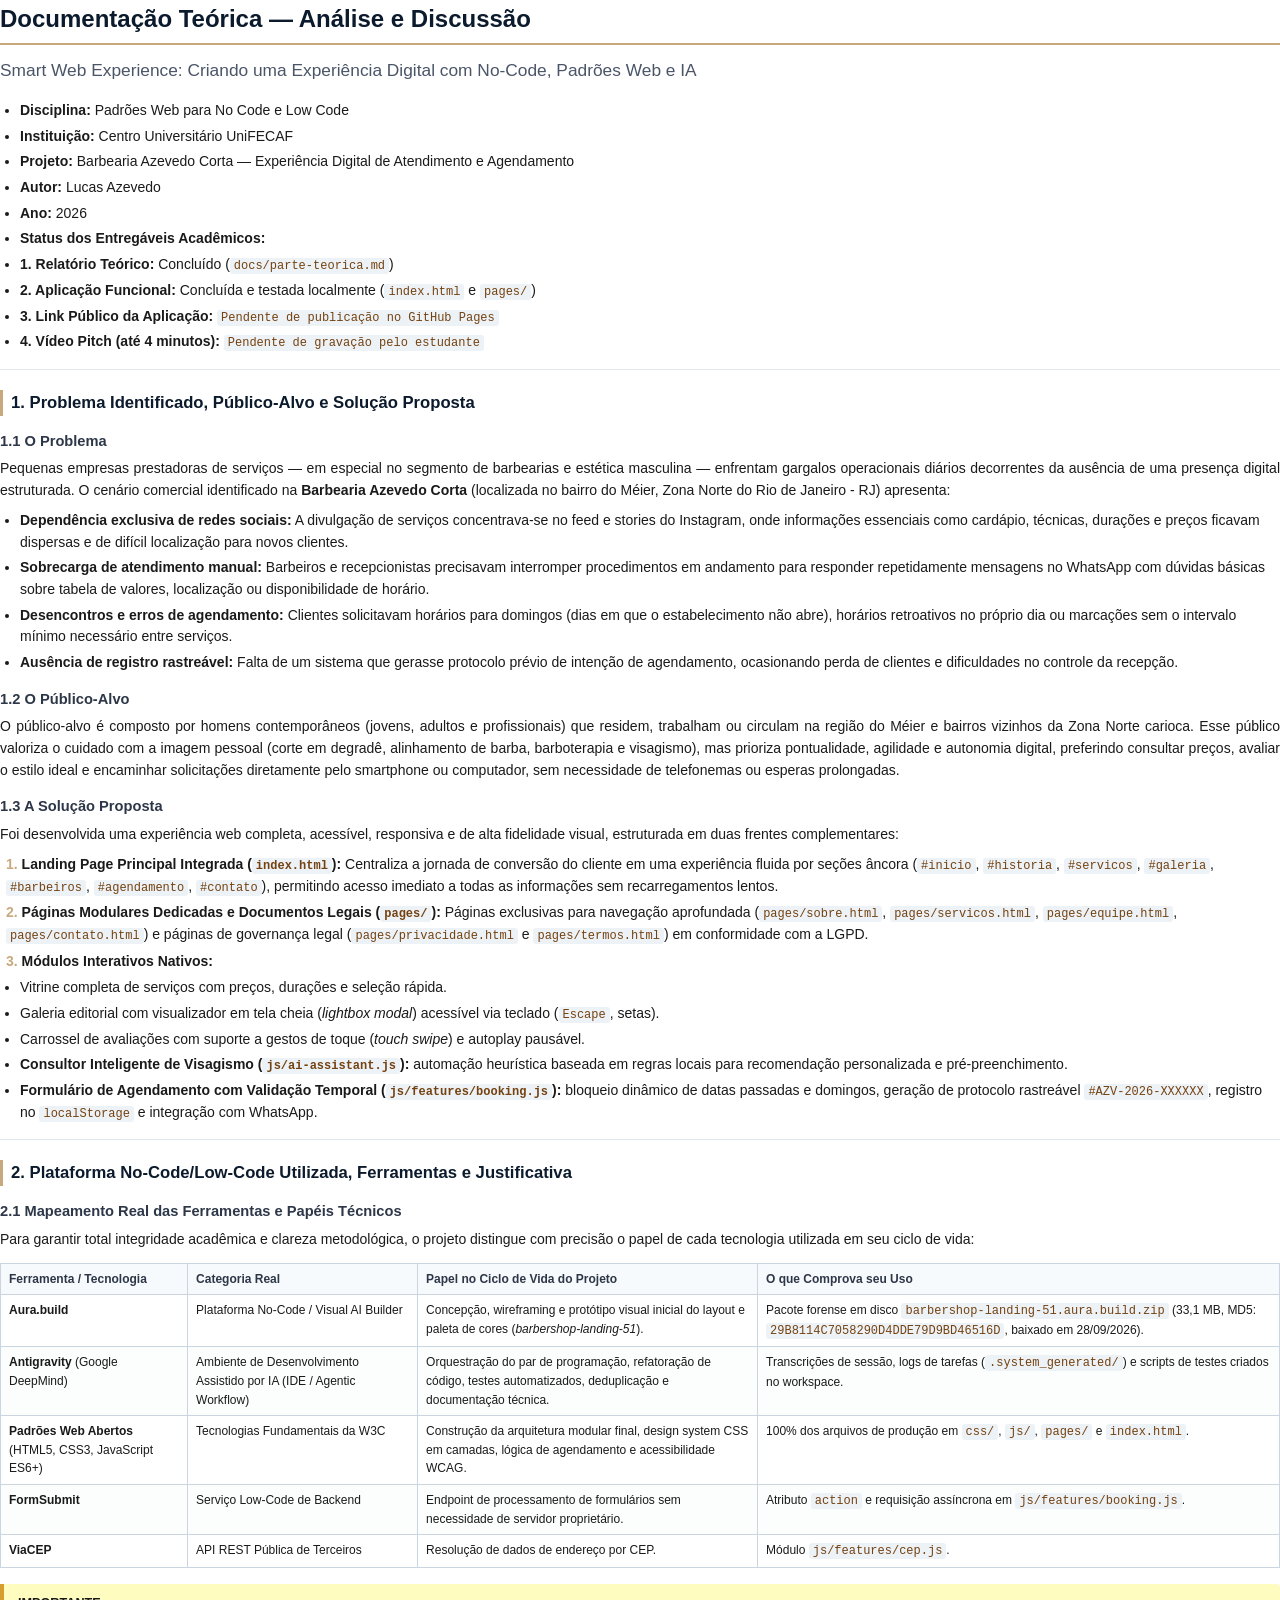
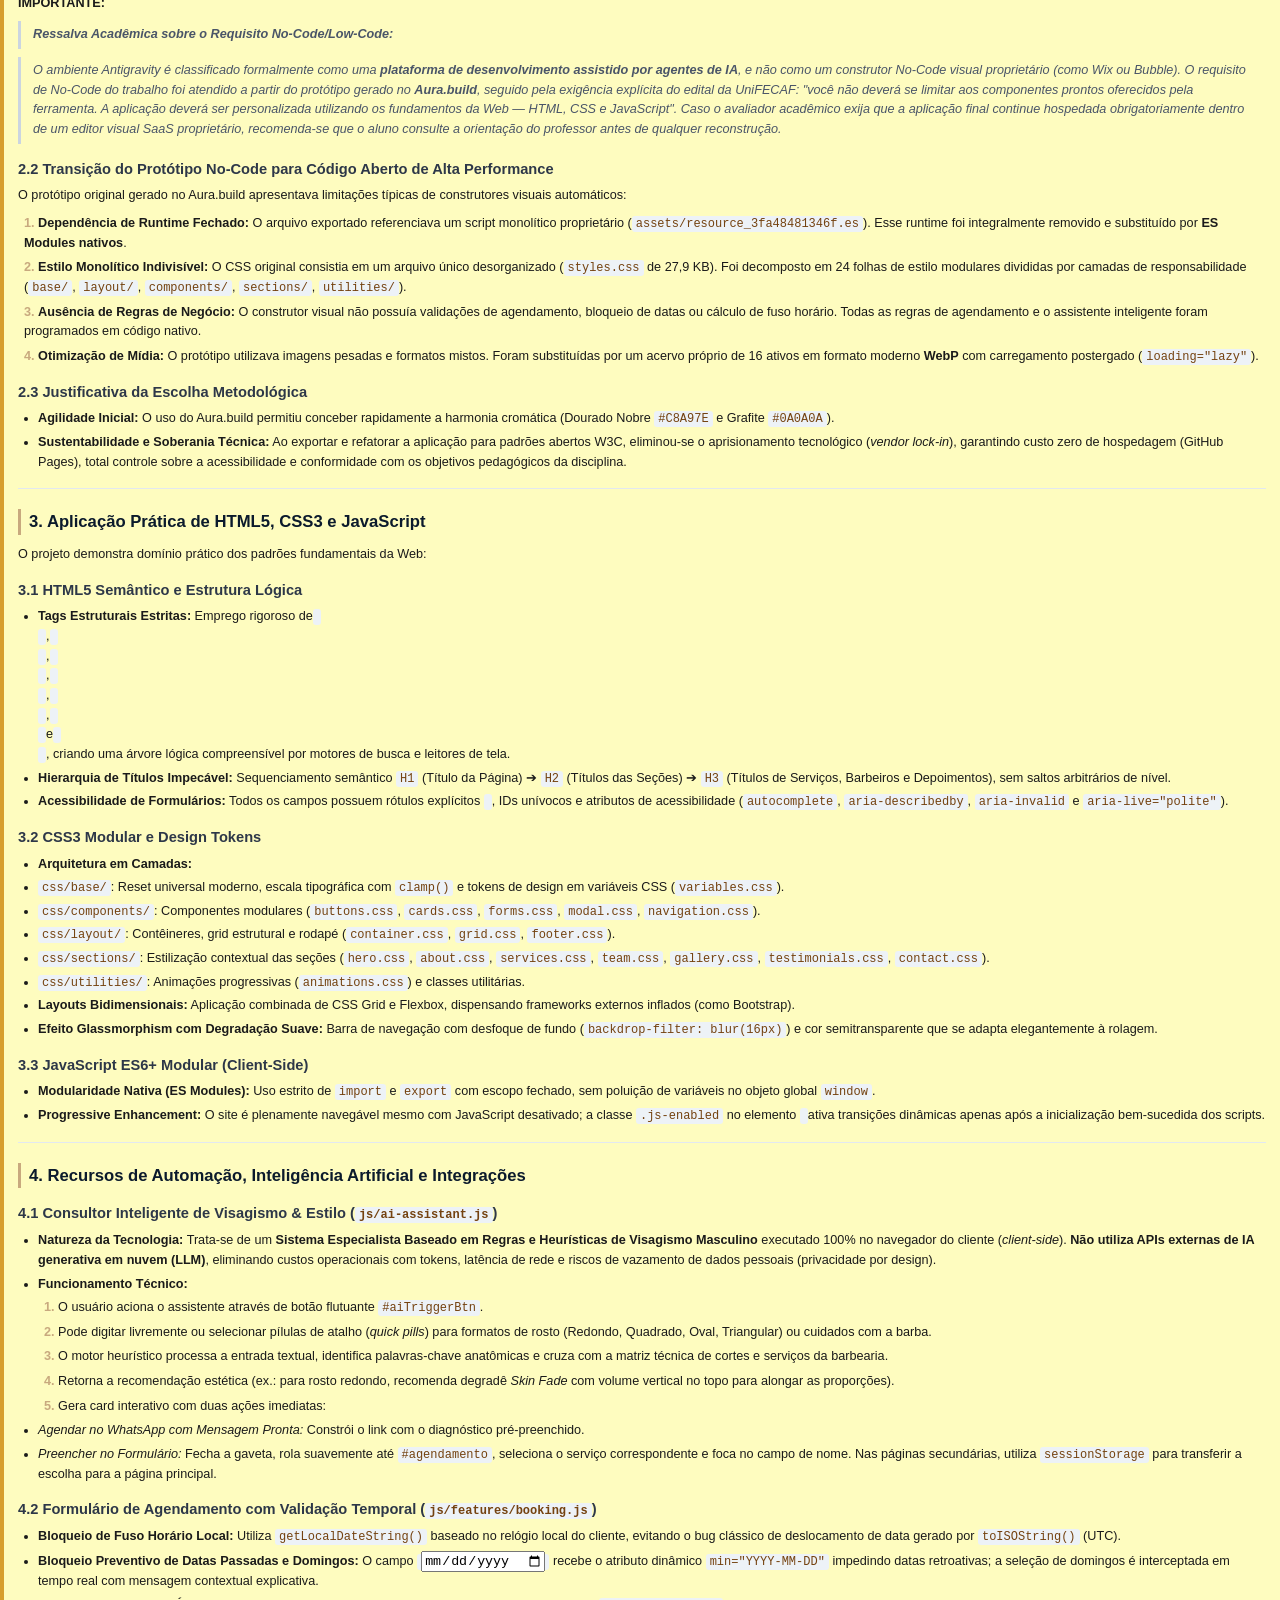
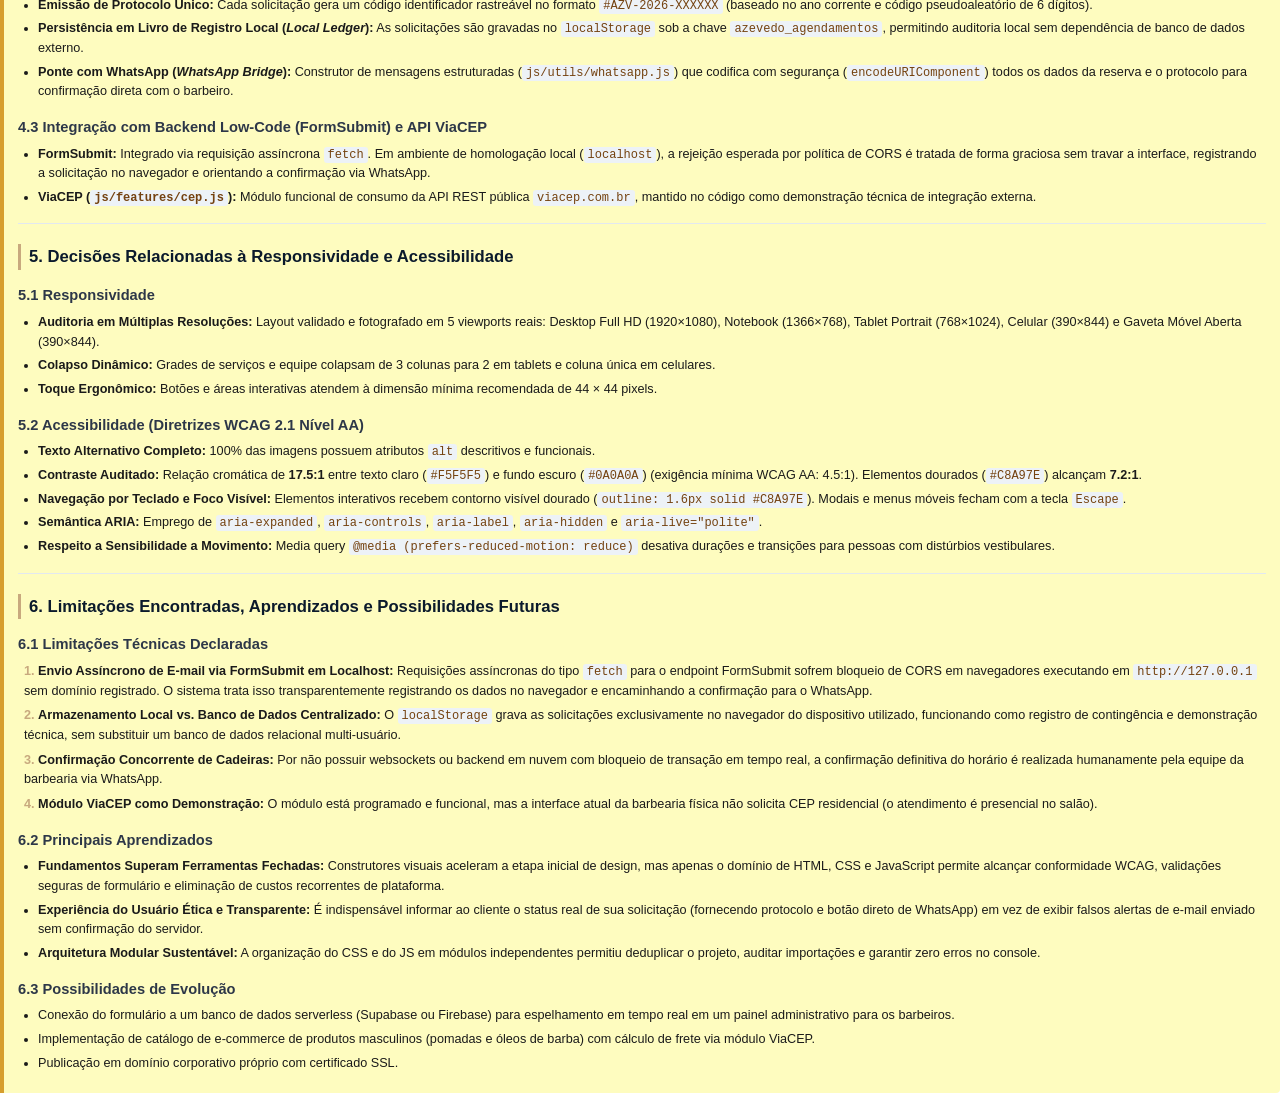
<file: docs/parte-teorica.html>
<!DOCTYPE html>
<html lang="pt-BR">
<head>
  <meta charset="UTF-8">
  <title>Documentação Teórica — Barbearia Azevedo Corta</title>
  <style>
    @page {
      size: A4;
      margin: 18mm 16mm 18mm 16mm;
      @bottom-right {
        content: counter(page);
      }
    }
    body {
      font-family: 'Segoe UI', -apple-system, BlinkMacSystemFont, Roboto, Helvetica, Arial, sans-serif;
      font-size: 10.5pt;
      line-height: 1.55;
      color: #1a1a1a;
      background: #ffffff;
      margin: 0;
      padding: 0;
    }
    h1 {
      font-size: 18pt;
      color: #0b1a2c;
      border-bottom: 2px solid #C8A97E;
      padding-bottom: 6px;
      margin-top: 0;
      margin-bottom: 12px;
    }
    h2 {
      font-size: 13pt;
      color: #4a5568;
      font-weight: 500;
      margin-top: 0;
      margin-bottom: 16px;
    }
    h3 {
      font-size: 12.5pt;
      color: #0b1a2c;
      border-left: 3.5px solid #C8A97E;
      padding-left: 8px;
      margin-top: 20px;
      margin-bottom: 10px;
      page-break-after: avoid;
    }
    h4 {
      font-size: 11pt;
      color: #2d3748;
      margin-top: 14px;
      margin-bottom: 6px;
      page-break-after: avoid;
    }
    p {
      margin: 0 0 8px 0;
      text-align: justify;
    }
    hr {
      border: 0;
      border-top: 1px solid #e2e8f0;
      margin: 16px 0;
    }
    ul {
      margin: 4px 0 10px 0;
      padding-left: 20px;
    }
    li {
      margin-bottom: 4px;
    }
    .list-item {
      margin-bottom: 5px;
      padding-left: 6px;
    }
    .list-num {
      font-weight: bold;
      color: #C8A97E;
    }
    table {
      width: 100%;
      border-collapse: collapse;
      margin: 12px 0 16px 0;
      font-size: 9pt;
      page-break-inside: avoid;
    }
    th, td {
      border: 1px solid #cbd5e0;
      padding: 6px 8px;
      text-align: left;
      vertical-align: top;
    }
    th {
      background-color: #f7fafc;
      color: #2d3748;
      font-weight: 600;
    }
    tr:nth-child(even) td {
      background-color: #fcfdfd;
    }
    code {
      font-family: Consolas, Monaco, monospace;
      font-size: 9pt;
      background-color: #edf2f7;
      padding: 1px 4px;
      border-radius: 3px;
      color: #744210;
    }
    .alert {
      background-color: #fefcbf;
      border-left: 4px solid #d69e2e;
      padding: 10px 14px;
      margin: 12px 0;
      font-size: 9.5pt;
      border-radius: 0 4px 4px 0;
    }
    blockquote {
      border-left: 3px solid #cbd5e0;
      margin: 8px 0;
      padding: 4px 12px;
      color: #4a5568;
      font-style: italic;
    }
    a {
      color: #2b6cb0;
      text-decoration: none;
    }
  </style>
</head>
<body>
  <h1>Documentação Teórica — Análise e Discussão</h1>
<h2>Smart Web Experience: Criando uma Experiência Digital com No-Code, Padrões Web e IA</h2>
<ul>
<li><strong>Disciplina:</strong> Padrões Web para No Code e Low Code</li>
<li><strong>Instituição:</strong> Centro Universitário UniFECAF</li>
<li><strong>Projeto:</strong> Barbearia Azevedo Corta — Experiência Digital de Atendimento e Agendamento</li>
<li><strong>Autor:</strong> Lucas Azevedo</li>
<li><strong>Ano:</strong> 2026</li>
<li><strong>Status dos Entregáveis Acadêmicos:</strong></li>
<li><strong>1. Relatório Teórico:</strong> Concluído (<code>docs/parte-teorica.md</code>)</li>
<li><strong>2. Aplicação Funcional:</strong> Concluída e testada localmente (<code>index.html</code> e <code>pages/</code>)</li>
<li><strong>3. Link Público da Aplicação:</strong> <code>Pendente de publicação no GitHub Pages</code></li>
<li><strong>4. Vídeo Pitch (até 4 minutos):</strong> <code>Pendente de gravação pelo estudante</code></li>
</ul>
<hr>
<h3>1. Problema Identificado, Público-Alvo e Solução Proposta</h3>
<h4>1.1 O Problema</h4>
<p>Pequenas empresas prestadoras de serviços — em especial no segmento de barbearias e estética masculina — enfrentam gargalos operacionais diários decorrentes da ausência de uma presença digital estruturada. O cenário comercial identificado na <strong>Barbearia Azevedo Corta</strong> (localizada no bairro do Méier, Zona Norte do Rio de Janeiro - RJ) apresenta:</p>
<ul>
<li><strong>Dependência exclusiva de redes sociais:</strong> A divulgação de serviços concentrava-se no feed e stories do Instagram, onde informações essenciais como cardápio, técnicas, durações e preços ficavam dispersas e de difícil localização para novos clientes.</li>
<li><strong>Sobrecarga de atendimento manual:</strong> Barbeiros e recepcionistas precisavam interromper procedimentos em andamento para responder repetidamente mensagens no WhatsApp com dúvidas básicas sobre tabela de valores, localização ou disponibilidade de horário.</li>
<li><strong>Desencontros e erros de agendamento:</strong> Clientes solicitavam horários para domingos (dias em que o estabelecimento não abre), horários retroativos no próprio dia ou marcações sem o intervalo mínimo necessário entre serviços.</li>
<li><strong>Ausência de registro rastreável:</strong> Falta de um sistema que gerasse protocolo prévio de intenção de agendamento, ocasionando perda de clientes e dificuldades no controle da recepção.</li>
</ul>
<h4>1.2 O Público-Alvo</h4>
<p>O público-alvo é composto por homens contemporâneos (jovens, adultos e profissionais) que residem, trabalham ou circulam na região do Méier e bairros vizinhos da Zona Norte carioca. Esse público valoriza o cuidado com a imagem pessoal (corte em degradê, alinhamento de barba, barboterapia e visagismo), mas prioriza pontualidade, agilidade e autonomia digital, preferindo consultar preços, avaliar o estilo ideal e encaminhar solicitações diretamente pelo smartphone ou computador, sem necessidade de telefonemas ou esperas prolongadas.</p>
<h4>1.3 A Solução Proposta</h4>
<p>Foi desenvolvida uma experiência web completa, acessível, responsiva e de alta fidelidade visual, estruturada em duas frentes complementares:</p>
<div class="list-item"><span class="list-num">1.</span> <strong>Landing Page Principal Integrada (<code>index.html</code>):</strong> Centraliza a jornada de conversão do cliente em uma experiência fluida por seções âncora (<code>#inicio</code>, <code>#historia</code>, <code>#servicos</code>, <code>#galeria</code>, <code>#barbeiros</code>, <code>#agendamento</code>, <code>#contato</code>), permitindo acesso imediato a todas as informações sem recarregamentos lentos.</div>
<div class="list-item"><span class="list-num">2.</span> <strong>Páginas Modulares Dedicadas e Documentos Legais (<code>pages/</code>):</strong> Páginas exclusivas para navegação aprofundada (<a href="../pages/sobre.html"><code>pages/sobre.html</code></a>, <a href="../pages/servicos.html"><code>pages/servicos.html</code></a>, <a href="../pages/equipe.html"><code>pages/equipe.html</code></a>, <a href="../pages/contato.html"><code>pages/contato.html</code></a>) e páginas de governança legal (<a href="../pages/privacidade.html"><code>pages/privacidade.html</code></a> e <a href="../pages/termos.html"><code>pages/termos.html</code></a>) em conformidade com a LGPD.</div>
<div class="list-item"><span class="list-num">3.</span> <strong>Módulos Interativos Nativos:</strong></div>
<ul>
<li>Vitrine completa de serviços com preços, durações e seleção rápida.</li>
<li>Galeria editorial com visualizador em tela cheia (<em>lightbox modal</em>) acessível via teclado (<code>Escape</code>, setas).</li>
<li>Carrossel de avaliações com suporte a gestos de toque (<em>touch swipe</em>) e autoplay pausável.</li>
<li><strong>Consultor Inteligente de Visagismo (<code>js/ai-assistant.js</code>):</strong> automação heurística baseada em regras locais para recomendação personalizada e pré-preenchimento.</li>
<li><strong>Formulário de Agendamento com Validação Temporal (<code>js/features/booking.js</code>):</strong> bloqueio dinâmico de datas passadas e domingos, geração de protocolo rastreável <code>#AZV-2026-XXXXXX</code>, registro no <code>localStorage</code> e integração com WhatsApp.</li>
</ul>
<hr>
<h3>2. Plataforma No-Code/Low-Code Utilizada, Ferramentas e Justificativa</h3>
<h4>2.1 Mapeamento Real das Ferramentas e Papéis Técnicos</h4>
<p>Para garantir total integridade acadêmica e clareza metodológica, o projeto distingue com precisão o papel de cada tecnologia utilizada em seu ciclo de vida:</p>
<table>
<thead><tr><th>Ferramenta / Tecnologia</th><th>Categoria Real</th><th>Papel no Ciclo de Vida do Projeto</th><th>O que Comprova seu Uso</th></tr></thead><tbody>
<tr><td><strong>Aura.build</strong></td><td>Plataforma No-Code / Visual AI Builder</td><td>Concepção, wireframing e protótipo visual inicial do layout e paleta de cores (<em>barbershop-landing-51</em>).</td><td>Pacote forense em disco <code>barbershop-landing-51.aura.build.zip</code> (33,1 MB, MD5: <code>29B8114C7058290D4DDE79D9BD46516D</code>, baixado em 28/09/2026).</td></tr>
<tr><td><strong>Antigravity</strong> (Google DeepMind)</td><td>Ambiente de Desenvolvimento Assistido por IA (IDE / Agentic Workflow)</td><td>Orquestração do par de programação, refatoração de código, testes automatizados, deduplicação e documentação técnica.</td><td>Transcrições de sessão, logs de tarefas (<code>.system_generated/</code>) e scripts de testes criados no workspace.</td></tr>
<tr><td><strong>Padrões Web Abertos</strong> (HTML5, CSS3, JavaScript ES6+)</td><td>Tecnologias Fundamentais da W3C</td><td>Construção da arquitetura modular final, design system CSS em camadas, lógica de agendamento e acessibilidade WCAG.</td><td>100% dos arquivos de produção em <code>css/</code>, <code>js/</code>, <code>pages/</code> e <code>index.html</code>.</td></tr>
<tr><td><strong>FormSubmit</strong></td><td>Serviço Low-Code de Backend</td><td>Endpoint de processamento de formulários sem necessidade de servidor proprietário.</td><td>Atributo <code>action</code> e requisição assíncrona em <code>js/features/booking.js</code>.</td></tr>
<tr><td><strong>ViaCEP</strong></td><td>API REST Pública de Terceiros</td><td>Resolução de dados de endereço por CEP.</td><td>Módulo <code>js/features/cep.js</code>.</td></tr>
</tbody></table>
<div class="alert alert-important"><strong>IMPORTANTE:</strong> 
<blockquote><strong>Ressalva Acadêmica sobre o Requisito No-Code/Low-Code:</strong>  </blockquote>
<blockquote>O ambiente Antigravity é classificado formalmente como uma <strong>plataforma de desenvolvimento assistido por agentes de IA</strong>, e não como um construtor No-Code visual proprietário (como Wix ou Bubble). O requisito de No-Code do trabalho foi atendido a partir do protótipo gerado no <strong>Aura.build</strong>, seguido pela exigência explícita do edital da UniFECAF: <em>"você não deverá se limitar aos componentes prontos oferecidos pela ferramenta. A aplicação deverá ser personalizada utilizando os fundamentos da Web — HTML, CSS e JavaScript"</em>. Caso o avaliador acadêmico exija que a aplicação final continue hospedada obrigatoriamente dentro de um editor visual SaaS proprietário, recomenda-se que o aluno consulte a orientação do professor antes de qualquer reconstrução.</blockquote>
<h4>2.2 Transição do Protótipo No-Code para Código Aberto de Alta Performance</h4>
<p>O protótipo original gerado no Aura.build apresentava limitações típicas de construtores visuais automáticos:</p>
<div class="list-item"><span class="list-num">1.</span> <strong>Dependência de Runtime Fechado:</strong> O arquivo exportado referenciava um script monolítico proprietário (<code>assets/resource_3fa48481346f.es</code>). Esse runtime foi integralmente removido e substituído por <strong>ES Modules nativos</strong>.</div>
<div class="list-item"><span class="list-num">2.</span> <strong>Estilo Monolítico Indivisível:</strong> O CSS original consistia em um arquivo único desorganizado (<code>styles.css</code> de 27,9 KB). Foi decomposto em 24 folhas de estilo modulares divididas por camadas de responsabilidade (<code>base/</code>, <code>layout/</code>, <code>components/</code>, <code>sections/</code>, <code>utilities/</code>).</div>
<div class="list-item"><span class="list-num">3.</span> <strong>Ausência de Regras de Negócio:</strong> O construtor visual não possuía validações de agendamento, bloqueio de datas ou cálculo de fuso horário. Todas as regras de agendamento e o assistente inteligente foram programados em código nativo.</div>
<div class="list-item"><span class="list-num">4.</span> <strong>Otimização de Mídia:</strong> O protótipo utilizava imagens pesadas e formatos mistos. Foram substituídas por um acervo próprio de 16 ativos em formato moderno <strong>WebP</strong> com carregamento postergado (<code>loading="lazy"</code>).</div>
<h4>2.3 Justificativa da Escolha Metodológica</h4>
<ul>
<li><strong>Agilidade Inicial:</strong> O uso do Aura.build permitiu conceber rapidamente a harmonia cromática (Dourado Nobre <code>#C8A97E</code> e Grafite <code>#0A0A0A</code>).</li>
<li><strong>Sustentabilidade e Soberania Técnica:</strong> Ao exportar e refatorar a aplicação para padrões abertos W3C, eliminou-se o aprisionamento tecnológico (<em>vendor lock-in</em>), garantindo custo zero de hospedagem (GitHub Pages), total controle sobre a acessibilidade e conformidade com os objetivos pedagógicos da disciplina.</li>
</ul>
<hr>
<h3>3. Aplicação Prática de HTML5, CSS3 e JavaScript</h3>
<p>O projeto demonstra domínio prático dos padrões fundamentais da Web:</p>
<h4>3.1 HTML5 Semântico e Estrutura Lógica</h4>
<ul>
<li><strong>Tags Estruturais Estritas:</strong> Emprego rigoroso de <code><header></code>, <code><nav></code>, <code><main></code>, <code><section></code>, <code><article></code>, <code><aside></code> e <code><footer></code>, criando uma árvore lógica compreensível por motores de busca e leitores de tela.</li>
<li><strong>Hierarquia de Títulos Impecável:</strong> Sequenciamento semântico <code>H1</code> (Título da Página) ➔ <code>H2</code> (Títulos das Seções) ➔ <code>H3</code> (Títulos de Serviços, Barbeiros e Depoimentos), sem saltos arbitrários de nível.</li>
<li><strong>Acessibilidade de Formulários:</strong> Todos os campos possuem rótulos explícitos <code><label for="..."></code>, IDs unívocos e atributos de acessibilidade (<code>autocomplete</code>, <code>aria-describedby</code>, <code>aria-invalid</code> e <code>aria-live="polite"</code>).</li>
</ul>
<h4>3.2 CSS3 Modular e Design Tokens</h4>
<ul>
<li><strong>Arquitetura em Camadas:</strong></li>
<li><code>css/base/</code>: Reset universal moderno, escala tipográfica com <code>clamp()</code> e tokens de design em variáveis CSS (<code>variables.css</code>).</li>
<li><code>css/components/</code>: Componentes modulares (<code>buttons.css</code>, <code>cards.css</code>, <code>forms.css</code>, <code>modal.css</code>, <code>navigation.css</code>).</li>
<li><code>css/layout/</code>: Contêineres, grid estrutural e rodapé (<code>container.css</code>, <code>grid.css</code>, <code>footer.css</code>).</li>
<li><code>css/sections/</code>: Estilização contextual das seções (<code>hero.css</code>, <code>about.css</code>, <code>services.css</code>, <code>team.css</code>, <code>gallery.css</code>, <code>testimonials.css</code>, <code>contact.css</code>).</li>
<li><code>css/utilities/</code>: Animações progressivas (<code>animations.css</code>) e classes utilitárias.</li>
<li><strong>Layouts Bidimensionais:</strong> Aplicação combinada de CSS Grid e Flexbox, dispensando frameworks externos inflados (como Bootstrap).</li>
<li><strong>Efeito Glassmorphism com Degradação Suave:</strong> Barra de navegação com desfoque de fundo (<code>backdrop-filter: blur(16px)</code>) e cor semitransparente que se adapta elegantemente à rolagem.</li>
</ul>
<h4>3.3 JavaScript ES6+ Modular (Client-Side)</h4>
<ul>
<li><strong>Modularidade Nativa (ES Modules):</strong> Uso estrito de <code>import</code> e <code>export</code> com escopo fechado, sem poluição de variáveis no objeto global <code>window</code>.</li>
<li><strong>Progressive Enhancement:</strong> O site é plenamente navegável mesmo com JavaScript desativado; a classe <code>.js-enabled</code> no elemento <code><body></code> ativa transições dinâmicas apenas após a inicialização bem-sucedida dos scripts.</li>
</ul>
<hr>
<h3>4. Recursos de Automação, Inteligência Artificial e Integrações</h3>
<h4>4.1 Consultor Inteligente de Visagismo & Estilo (<code>js/ai-assistant.js</code>)</h4>
<ul>
<li><strong>Natureza da Tecnologia:</strong> Trata-se de um <strong>Sistema Especialista Baseado em Regras e Heurísticas de Visagismo Masculino</strong> executado 100% no navegador do cliente (<em>client-side</em>). <strong>Não utiliza APIs externas de IA generativa em nuvem (LLM)</strong>, eliminando custos operacionais com tokens, latência de rede e riscos de vazamento de dados pessoais (privacidade por design).</li>
<li><strong>Funcionamento Técnico:</strong></li>
<div class="list-item"><span class="list-num">1.</span> O usuário aciona o assistente através de botão flutuante <code>#aiTriggerBtn</code>.</div>
<div class="list-item"><span class="list-num">2.</span> Pode digitar livremente ou selecionar pílulas de atalho (<em>quick pills</em>) para formatos de rosto (Redondo, Quadrado, Oval, Triangular) ou cuidados com a barba.</div>
<div class="list-item"><span class="list-num">3.</span> O motor heurístico processa a entrada textual, identifica palavras-chave anatômicas e cruza com a matriz técnica de cortes e serviços da barbearia.</div>
<div class="list-item"><span class="list-num">4.</span> Retorna a recomendação estética (ex.: para rosto redondo, recomenda degradê <em>Skin Fade</em> com volume vertical no topo para alongar as proporções).</div>
<div class="list-item"><span class="list-num">5.</span> Gera card interativo com duas ações imediatas:</div>
<li><em>Agendar no WhatsApp com Mensagem Pronta:</em> Constrói o link com o diagnóstico pré-preenchido.</li>
<li><em>Preencher no Formulário:</em> Fecha a gaveta, rola suavemente até <code>#agendamento</code>, seleciona o serviço correspondente e foca no campo de nome. Nas páginas secundárias, utiliza <code>sessionStorage</code> para transferir a escolha para a página principal.</li>
</ul>
<h4>4.2 Formulário de Agendamento com Validação Temporal (<code>js/features/booking.js</code>)</h4>
<ul>
<li><strong>Bloqueio de Fuso Horário Local:</strong> Utiliza <code>getLocalDateString()</code> baseado no relógio local do cliente, evitando o bug clássico de deslocamento de data gerado por <code>toISOString()</code> (UTC).</li>
<li><strong>Bloqueio Preventivo de Datas Passadas e Domingos:</strong> O campo <code><input type="date"></code> recebe o atributo dinâmico <code>min="YYYY-MM-DD"</code> impedindo datas retroativas; a seleção de domingos é interceptada em tempo real com mensagem contextual explicativa.</li>
<li><strong>Emissão de Protocolo Único:</strong> Cada solicitação gera um código identificador rastreável no formato <code>#AZV-2026-XXXXXX</code> (baseado no ano corrente e código pseudoaleatório de 6 dígitos).</li>
<li><strong>Persistência em Livro de Registro Local (<em>Local Ledger</em>):</strong> As solicitações são gravadas no <code>localStorage</code> sob a chave <code>azevedo_agendamentos</code>, permitindo auditoria local sem dependência de banco de dados externo.</li>
<li><strong>Ponte com WhatsApp (<em>WhatsApp Bridge</em>):</strong> Construtor de mensagens estruturadas (<code>js/utils/whatsapp.js</code>) que codifica com segurança (<code>encodeURIComponent</code>) todos os dados da reserva e o protocolo para confirmação direta com o barbeiro.</li>
</ul>
<h4>4.3 Integração com Backend Low-Code (FormSubmit) e API ViaCEP</h4>
<ul>
<li><strong>FormSubmit:</strong> Integrado via requisição assíncrona <code>fetch</code>. Em ambiente de homologação local (<code>localhost</code>), a rejeição esperada por política de CORS é tratada de forma graciosa sem travar a interface, registrando a solicitação no navegador e orientando a confirmação via WhatsApp.</li>
<li><strong>ViaCEP (<code>js/features/cep.js</code>):</strong> Módulo funcional de consumo da API REST pública <code>viacep.com.br</code>, mantido no código como demonstração técnica de integração externa.</li>
</ul>
<hr>
<h3>5. Decisões Relacionadas à Responsividade e Acessibilidade</h3>
<h4>5.1 Responsividade</h4>
<ul>
<li><strong>Auditoria em Múltiplas Resoluções:</strong> Layout validado e fotografado em 5 viewports reais: Desktop Full HD (1920×1080), Notebook (1366×768), Tablet Portrait (768×1024), Celular (390×844) e Gaveta Móvel Aberta (390×844).</li>
<li><strong>Colapso Dinâmico:</strong> Grades de serviços e equipe colapsam de 3 colunas para 2 em tablets e coluna única em celulares.</li>
<li><strong>Toque Ergonômico:</strong> Botões e áreas interativas atendem à dimensão mínima recomendada de 44 × 44 pixels.</li>
</ul>
<h4>5.2 Acessibilidade (Diretrizes WCAG 2.1 Nível AA)</h4>
<ul>
<li><strong>Texto Alternativo Completo:</strong> 100% das imagens possuem atributos <code>alt</code> descritivos e funcionais.</li>
<li><strong>Contraste Auditado:</strong> Relação cromática de <strong>17.5:1</strong> entre texto claro (<code>#F5F5F5</code>) e fundo escuro (<code>#0A0A0A</code>) (exigência mínima WCAG AA: 4.5:1). Elementos dourados (<code>#C8A97E</code>) alcançam <strong>7.2:1</strong>.</li>
<li><strong>Navegação por Teclado e Foco Visível:</strong> Elementos interativos recebem contorno visível dourado (<code>outline: 1.6px solid #C8A97E</code>). Modais e menus móveis fecham com a tecla <code>Escape</code>.</li>
<li><strong>Semântica ARIA:</strong> Emprego de <code>aria-expanded</code>, <code>aria-controls</code>, <code>aria-label</code>, <code>aria-hidden</code> e <code>aria-live="polite"</code>.</li>
<li><strong>Respeito a Sensibilidade a Movimento:</strong> Media query <code>@media (prefers-reduced-motion: reduce)</code> desativa durações e transições para pessoas com distúrbios vestibulares.</li>
</ul>
<hr>
<h3>6. Limitações Encontradas, Aprendizados e Possibilidades Futuras</h3>
<h4>6.1 Limitações Técnicas Declaradas</h4>
<div class="list-item"><span class="list-num">1.</span> <strong>Envio Assíncrono de E-mail via FormSubmit em Localhost:</strong> Requisições assíncronas do tipo <code>fetch</code> para o endpoint FormSubmit sofrem bloqueio de CORS em navegadores executando em <code>http://127.0.0.1</code> sem domínio registrado. O sistema trata isso transparentemente registrando os dados no navegador e encaminhando a confirmação para o WhatsApp.</div>
<div class="list-item"><span class="list-num">2.</span> <strong>Armazenamento Local vs. Banco de Dados Centralizado:</strong> O <code>localStorage</code> grava as solicitações exclusivamente no navegador do dispositivo utilizado, funcionando como registro de contingência e demonstração técnica, sem substituir um banco de dados relacional multi-usuário.</div>
<div class="list-item"><span class="list-num">3.</span> <strong>Confirmação Concorrente de Cadeiras:</strong> Por não possuir websockets ou backend em nuvem com bloqueio de transação em tempo real, a confirmação definitiva do horário é realizada humanamente pela equipe da barbearia via WhatsApp.</div>
<div class="list-item"><span class="list-num">4.</span> <strong>Módulo ViaCEP como Demonstração:</strong> O módulo está programado e funcional, mas a interface atual da barbearia física não solicita CEP residencial (o atendimento é presencial no salão).</div>
<h4>6.2 Principais Aprendizados</h4>
<ul>
<li><strong>Fundamentos Superam Ferramentas Fechadas:</strong> Construtores visuais aceleram a etapa inicial de design, mas apenas o domínio de HTML, CSS e JavaScript permite alcançar conformidade WCAG, validações seguras de formulário e eliminação de custos recorrentes de plataforma.</li>
<li><strong>Experiência do Usuário Ética e Transparente:</strong> É indispensável informar ao cliente o status real de sua solicitação (fornecendo protocolo e botão direto de WhatsApp) em vez de exibir falsos alertas de e-mail enviado sem confirmação do servidor.</li>
<li><strong>Arquitetura Modular Sustentável:</strong> A organização do CSS e do JS em módulos independentes permitiu deduplicar o projeto, auditar importações e garantir zero erros no console.</li>
</ul>
<h4>6.3 Possibilidades de Evolução</h4>
<ul>
<li>Conexão do formulário a um banco de dados serverless (Supabase ou Firebase) para espelhamento em tempo real em um painel administrativo para os barbeiros.</li>
<li>Implementação de catálogo de e-commerce de produtos masculinos (pomadas e óleos de barba) com cálculo de frete via módulo ViaCEP.</li>
<li>Publicação em domínio corporativo próprio com certificado SSL.</li>
</ul>
</body>
</html>
</file>
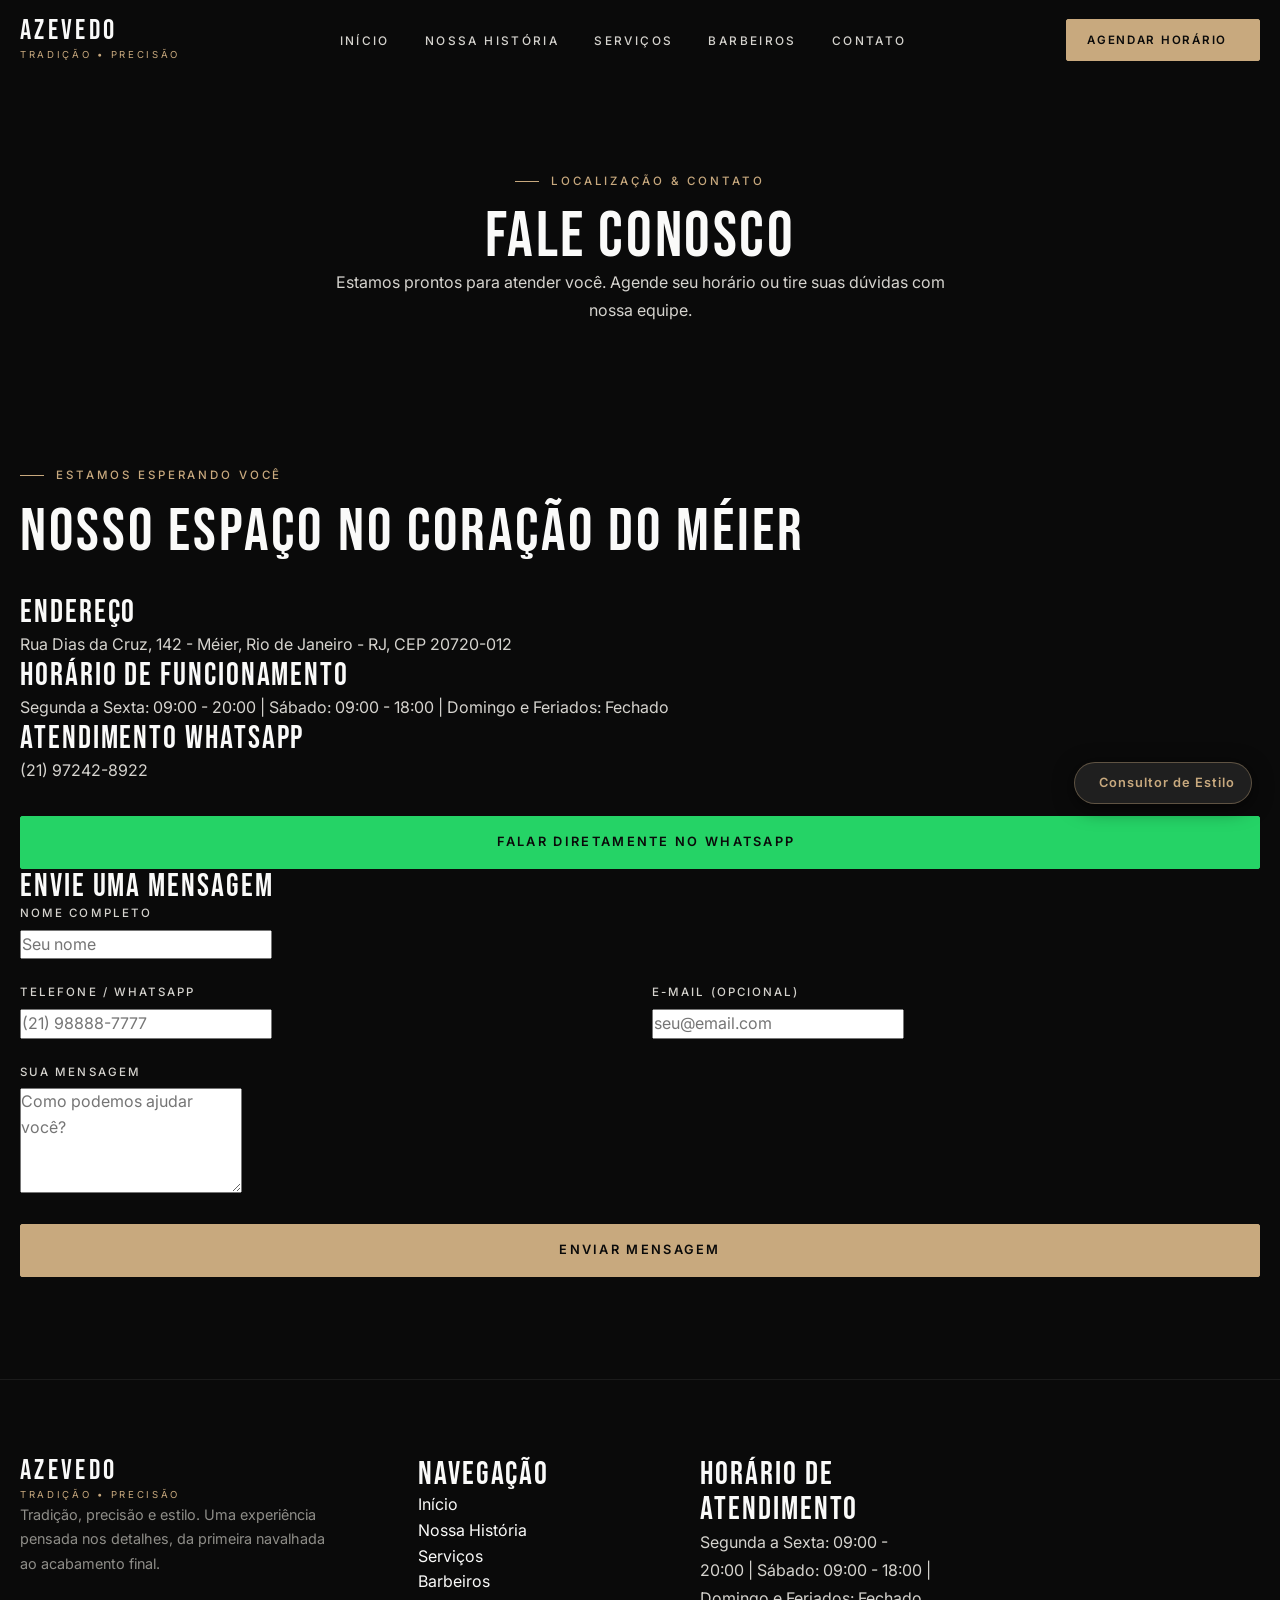
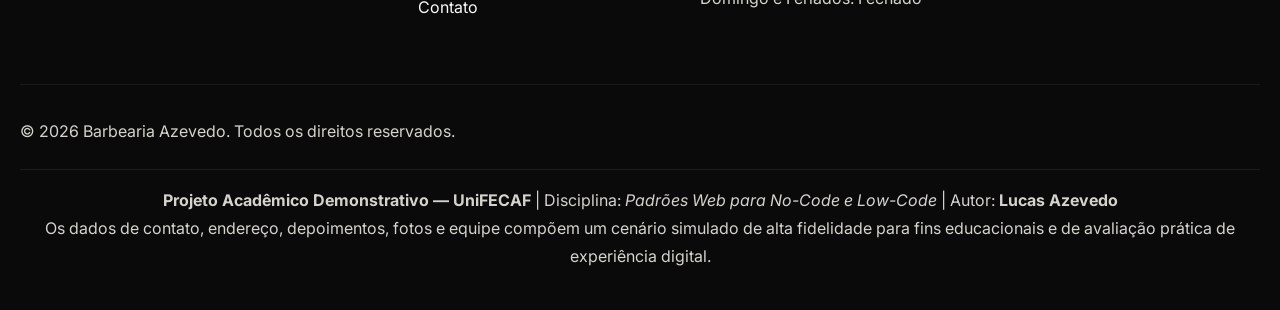
<file: pages/contato.html>
<!DOCTYPE html>
<html lang="pt-BR">
<head>
  <meta charset="UTF-8">
  <meta name="viewport" content="width=device-width, initial-scale=1.0">
  <title>Fale Conosco | Barbearia Azevedo Corta</title>
  <meta name="description" content="Entre em contato com a Barbearia Azevedo. Localização privilegiada no Méier em Rio de Janeiro, horários de atendimento e agendamento via WhatsApp.">
  <meta name="robots" content="index, follow">

  <!-- Favicon -->
  <link rel="icon" type="image/svg+xml" href="data:image/svg+xml,%3Csvg xmlns='http://www.w3.org/2000/svg' viewBox='0 0 24 24' fill='%23C8A97E'%3E%3Cpath d='M9.5 2C8.12 2 7 3.12 7 4.5v1.09l-3.3 3.3a3.5 3.5 0 0 0 0 4.95l1.41 1.41-3.41 3.42 1.41 1.41 3.42-3.41 1.41 1.41a3.5 3.5 0 0 0 4.95 0L16 14.41V19.5c0 1.38 1.12 2.5 2.5 2.5s2.5-1.12 2.5-2.5v-15C21 3.12 19.88 2 18.5 2h-9z'/%3E%3C/svg%3E">

  <!-- Google Fonts -->
  <link rel="preconnect" href="https://fonts.googleapis.com">
  <link rel="preconnect" href="https://fonts.gstatic.com" crossorigin>
  <link href="https://fonts.googleapis.com/css2?family=Bebas+Neue&family=Inter:wght@300;400;500;600;700&family=Playfair+Display:ital,wght@0,400;0,600;1,400;1,600&display=swap" rel="stylesheet">

  <!-- Main Stylesheet -->
  <link rel="stylesheet" href="../css/main.css">

  <!-- Solar Icon Library (Iconify) -->
  <script src="../js/iconify.js"></script>
</head>
<body>

  <!-- NAVIGATION BAR -->
  <header>
    <nav class="navbar" id="navbar" aria-label="Navegação Principal">
      <div class="container">
        <div class="nav-brand">
          <a href="../index.html" class="nav-brand-link" aria-label="Barbearia Azevedo - Início">
            <span class="nav-logo-text">AZEVEDO</span>
            <span class="nav-logo-sub">TRADIÇÃO • PRECISÃO</span>
          </a>
        </div>

        <ul class="nav-menu" role="menubar">
          <li role="none"><a href="../index.html" class="nav-link" role="menuitem">Início</a></li>
          <li role="none"><a href="sobre.html" class="nav-link" role="menuitem">Nossa História</a></li>
          <li role="none"><a href="servicos.html" class="nav-link" role="menuitem">Serviços</a></li>
          <li role="none"><a href="equipe.html" class="nav-link" role="menuitem">Barbeiros</a></li>
          <li role="none"><a href="contato.html" class="nav-link active" role="menuitem">Contato</a></li>
        </ul>

        <div class="nav-actions">
          <a href="../index.html#agendamento" class="btn btn-primary btn-sm nav-cta">
            <span>Agendar Horário</span>
            <span class="iconify" data-icon="solar:arrow-right-linear"></span>
          </a>

          <button class="nav-hamburger" id="navHamburger" aria-label="Abrir menu de navegação" aria-expanded="false" aria-controls="mobileDrawer">
            <span></span>
            <span></span>
            <span></span>
          </button>
        </div>
      </div>
    </nav>

    <div class="mobile-nav-drawer" id="mobileDrawer" aria-hidden="true">
      <div class="mobile-nav-list">
        <a href="../index.html" class="mobile-nav-link">Início</a>
        <a href="sobre.html" class="mobile-nav-link">Nossa História</a>
        <a href="servicos.html" class="mobile-nav-link">Serviços</a>
        <a href="equipe.html" class="mobile-nav-link">Barbeiros</a>
        <a href="contato.html" class="mobile-nav-link active">Contato</a>
      </div>
      <div>
        <a href="../index.html#agendamento" class="btn btn-primary btn-block">Agendar Horário</a>
      </div>
    </div>
  </header>

  <main style="padding-top: 100px;">
    <!-- PAGE HERO HEADER -->
    <section class="section bg-dark text-center" style="padding: 4rem 0 2rem;">
      <div class="container">
        <span class="section-tag reveal">LOCALIZAÇÃO & CONTATO</span>
        <h1 class="section-title reveal" style="font-size: clamp(2.5rem, 5vw, 4rem);">FALE CONOSCO</h1>
        <p class="section-subtitle reveal" style="margin: 0 auto; max-width: 650px;">
          Estamos prontos para atender você. Agende seu horário ou tire suas dúvidas com nossa equipe.
        </p>
      </div>
    </section>

    <!-- CONTACT SECTION -->
    <section class="section" id="contato">
      <div class="container">
        <div class="contact-grid">
          <div class="contact-info-col reveal-left">
            <span class="section-tag">ESTAMOS ESPERANDO VOCÊ</span>
            <h2 class="section-title">NOSSO ESPAÇO NO CORAÇÃO DO MÉIER</h2>

            <div class="contact-info-list" style="margin-top: 2rem;">
              <div class="contact-info-item">
                <div class="contact-icon-box">
                  <span class="iconify" data-icon="solar:map-point-linear"></span>
                </div>
                <div>
                  <h3 class="contact-item-title">Endereço</h3>
                  <p class="js-biz-address">Rua Dias da Cruz, 142 - Méier, Rio de Janeiro - RJ, CEP 20720-012</p>
                </div>
              </div>

              <div class="contact-info-item">
                <div class="contact-icon-box">
                  <span class="iconify" data-icon="solar:clock-circle-linear"></span>
                </div>
                <div>
                  <h3 class="contact-item-title">Horário de Funcionamento</h3>
                  <p class="js-biz-hours">Segunda a Sexta: 09:00 - 20:00 | Sábado: 09:00 - 18:00</p>
                </div>
              </div>

              <div class="contact-info-item">
                <div class="contact-icon-box">
                  <span class="iconify" data-icon="solar:chat-round-dots-linear"></span>
                </div>
                <div>
                  <h3 class="contact-item-title">Atendimento WhatsApp</h3>
                  <p class="js-biz-whatsapp">(21) 97242-8922</p>
                </div>
              </div>
            </div>

            <div style="margin-top: 2rem;">
              <a href="https://wa.me/5521972428922?text=Ol%C3%A1!%20Gostaria%20de%20tirar%20uma%20d%C3%BAvida%20com%20a%20Barbearia%20Azevedo." target="_blank" rel="noopener noreferrer" class="btn btn-whatsapp js-whatsapp-btn btn-block">
                <span class="iconify" data-icon="solar:chat-round-dots-bold"></span>
                <span>Falar Diretamente no WhatsApp</span>
              </a>
            </div>
          </div>

          <div class="contact-form-col reveal-right">
            <div class="booking-card">
              <h3 class="booking-card-title">ENVIE UMA MENSAGEM</h3>
              <form id="contactForm" class="contact-form">
                <div id="contactStatusAlert" class="form-status-alert"></div>
                <div class="form-group">
                  <label for="contactName" class="form-label">Nome Completo</label>
                  <input type="text" id="contactName" class="form-input" placeholder="Seu nome" required>
                </div>
                <div class="form-row">
                  <div class="form-group">
                    <label for="contactPhone" class="form-label">Telefone / WhatsApp</label>
                    <input type="tel" id="contactPhone" class="form-input" placeholder="(21) 98888-7777" required>
                  </div>
                  <div class="form-group">
                    <label for="contactEmail" class="form-label">E-mail (opcional)</label>
                    <input type="email" id="contactEmail" class="form-input" placeholder="seu@email.com">
                  </div>
                </div>
                <div class="form-group">
                  <label for="contactMessage" class="form-label">Sua Mensagem</label>
                  <textarea id="contactMessage" class="form-textarea" rows="4" placeholder="Como podemos ajudar você?" required></textarea>
                </div>
                <button type="submit" class="btn btn-primary btn-block">Enviar Mensagem</button>
              </form>
            </div>
          </div>
        </div>
      </div>
    </section>
  </main>

  <!-- FOOTER -->
  <footer class="footer bg-dark">
    <div class="container">
      <div class="footer-grid">
        <div class="footer-brand-col">
          <a href="../index.html" class="nav-brand-link mb-md">
            <span class="nav-logo-text">AZEVEDO</span>
            <span class="nav-logo-sub">TRADIÇÃO • PRECISÃO</span>
          </a>
          <p class="footer-desc">
            Tradição, precisão e estilo. Uma experiência pensada nos detalhes, da primeira navalhada ao acabamento final.
          </p>
        </div>
        <div class="footer-links-col">
          <h3 class="footer-title">Navegação</h3>
          <ul>
            <li><a href="../index.html">Início</a></li>
            <li><a href="sobre.html">Nossa História</a></li>
            <li><a href="servicos.html">Serviços</a></li>
            <li><a href="equipe.html">Barbeiros</a></li>
            <li><a href="contato.html">Contato</a></li>
          </ul>
        </div>
        <div class="footer-hours-col">
          <h3 class="footer-title">Horário de Atendimento</h3>
          <p class="js-biz-hours">Segunda a Sexta: 09:00 - 20:00 | Sábado: 09:00 - 18:00</p>
        </div>
      </div>
      <div class="footer-bottom">
        <p>&copy; 2026 Barbearia Azevedo. Todos os direitos reservados.</p>
      </div>
    
      <!-- Nota de Demonstração Acadêmica (UniFECAF) -->
      <div class="footer-academic-note" style="border-top: 1px solid rgba(255, 255, 255, 0.08); margin-top: 1.5rem; padding-top: 1rem; text-align: center; font-size: 0.78rem; color: var(--color-text-dim); line-height: 1.6;">
        <p style="margin: 0;">
          <strong>Projeto Acadêmico Demonstrativo — UniFECAF</strong> | Disciplina: <em>Padrões Web para No-Code e Low-Code</em> | Autor: <strong>Lucas Azevedo</strong><br>
          Os dados de contato, endereço, depoimentos, fotos e equipe compõem um cenário simulado de alta fidelidade para fins educacionais e de avaliação prática de experiência digital.
        </p>
      </div>
</div>
  </footer>

  <script type="module" src="../js/core/main.js"></script>
</body>
</html>
</file>
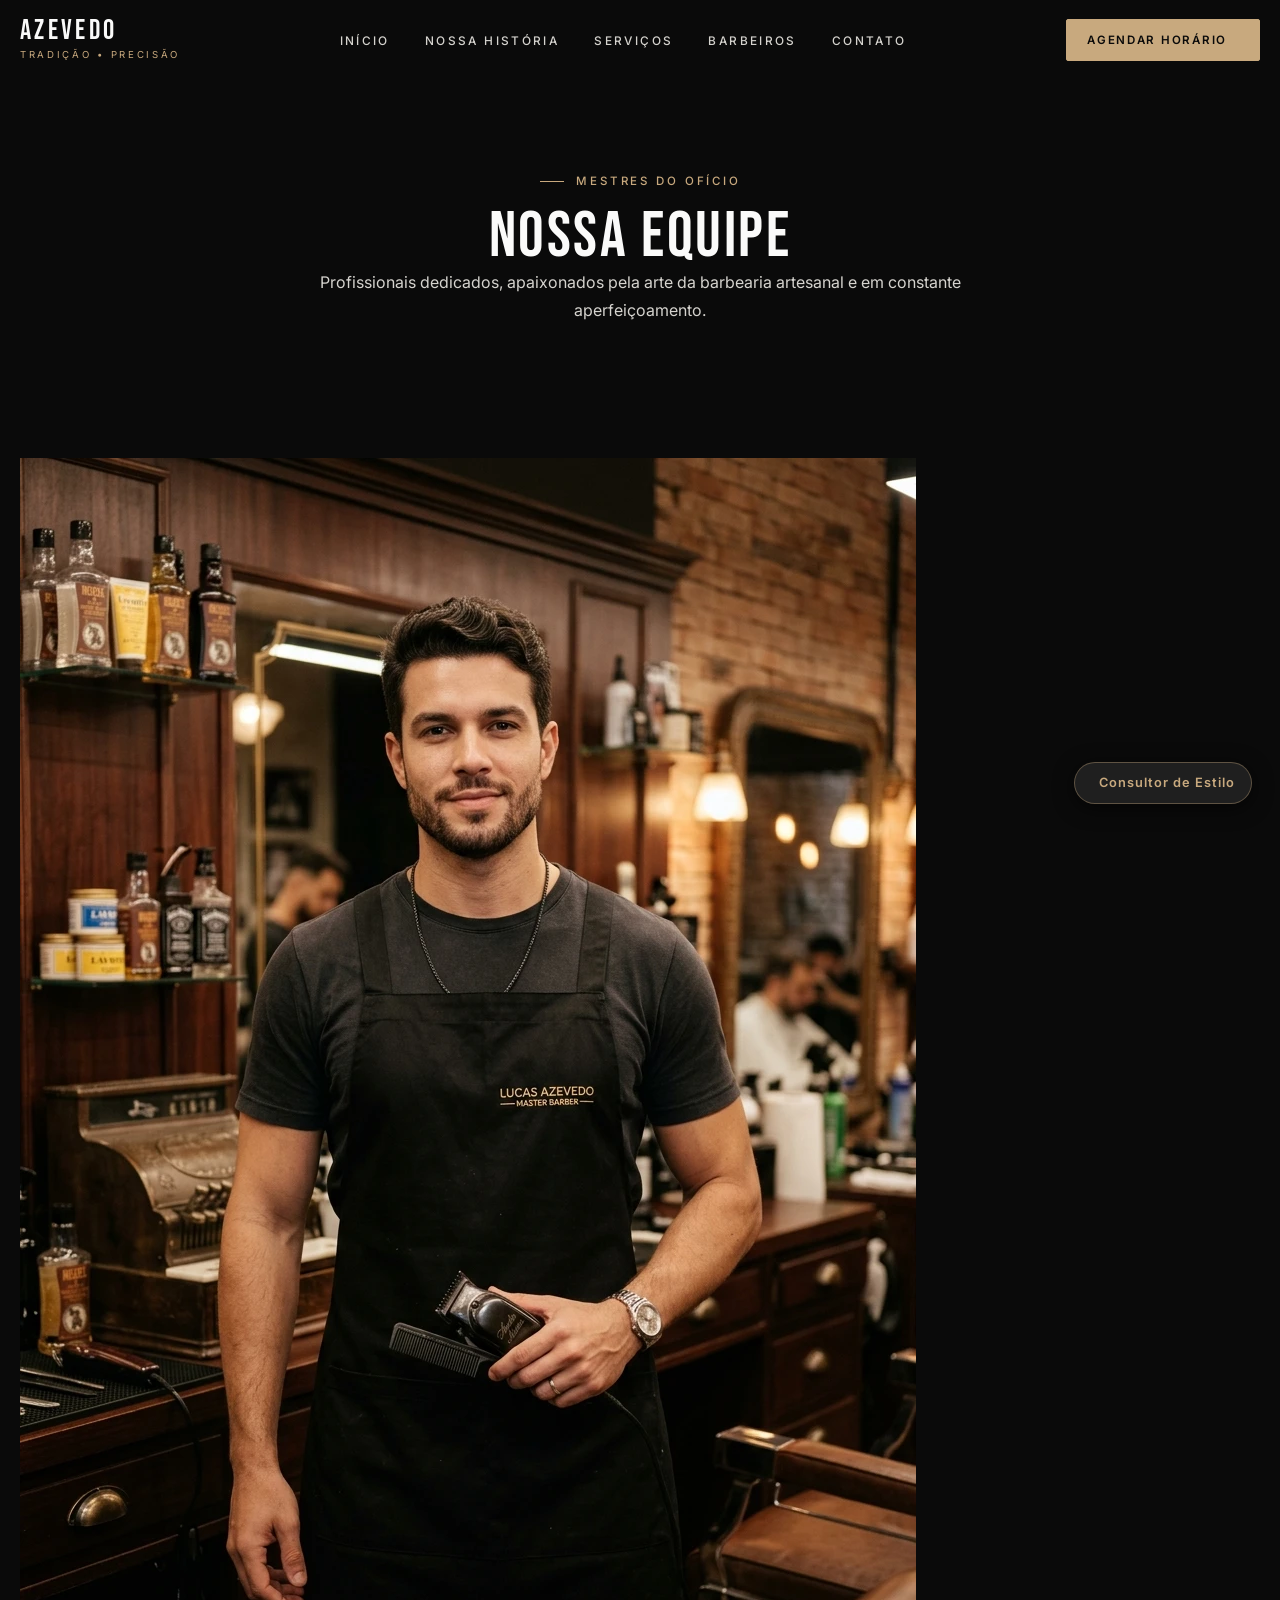
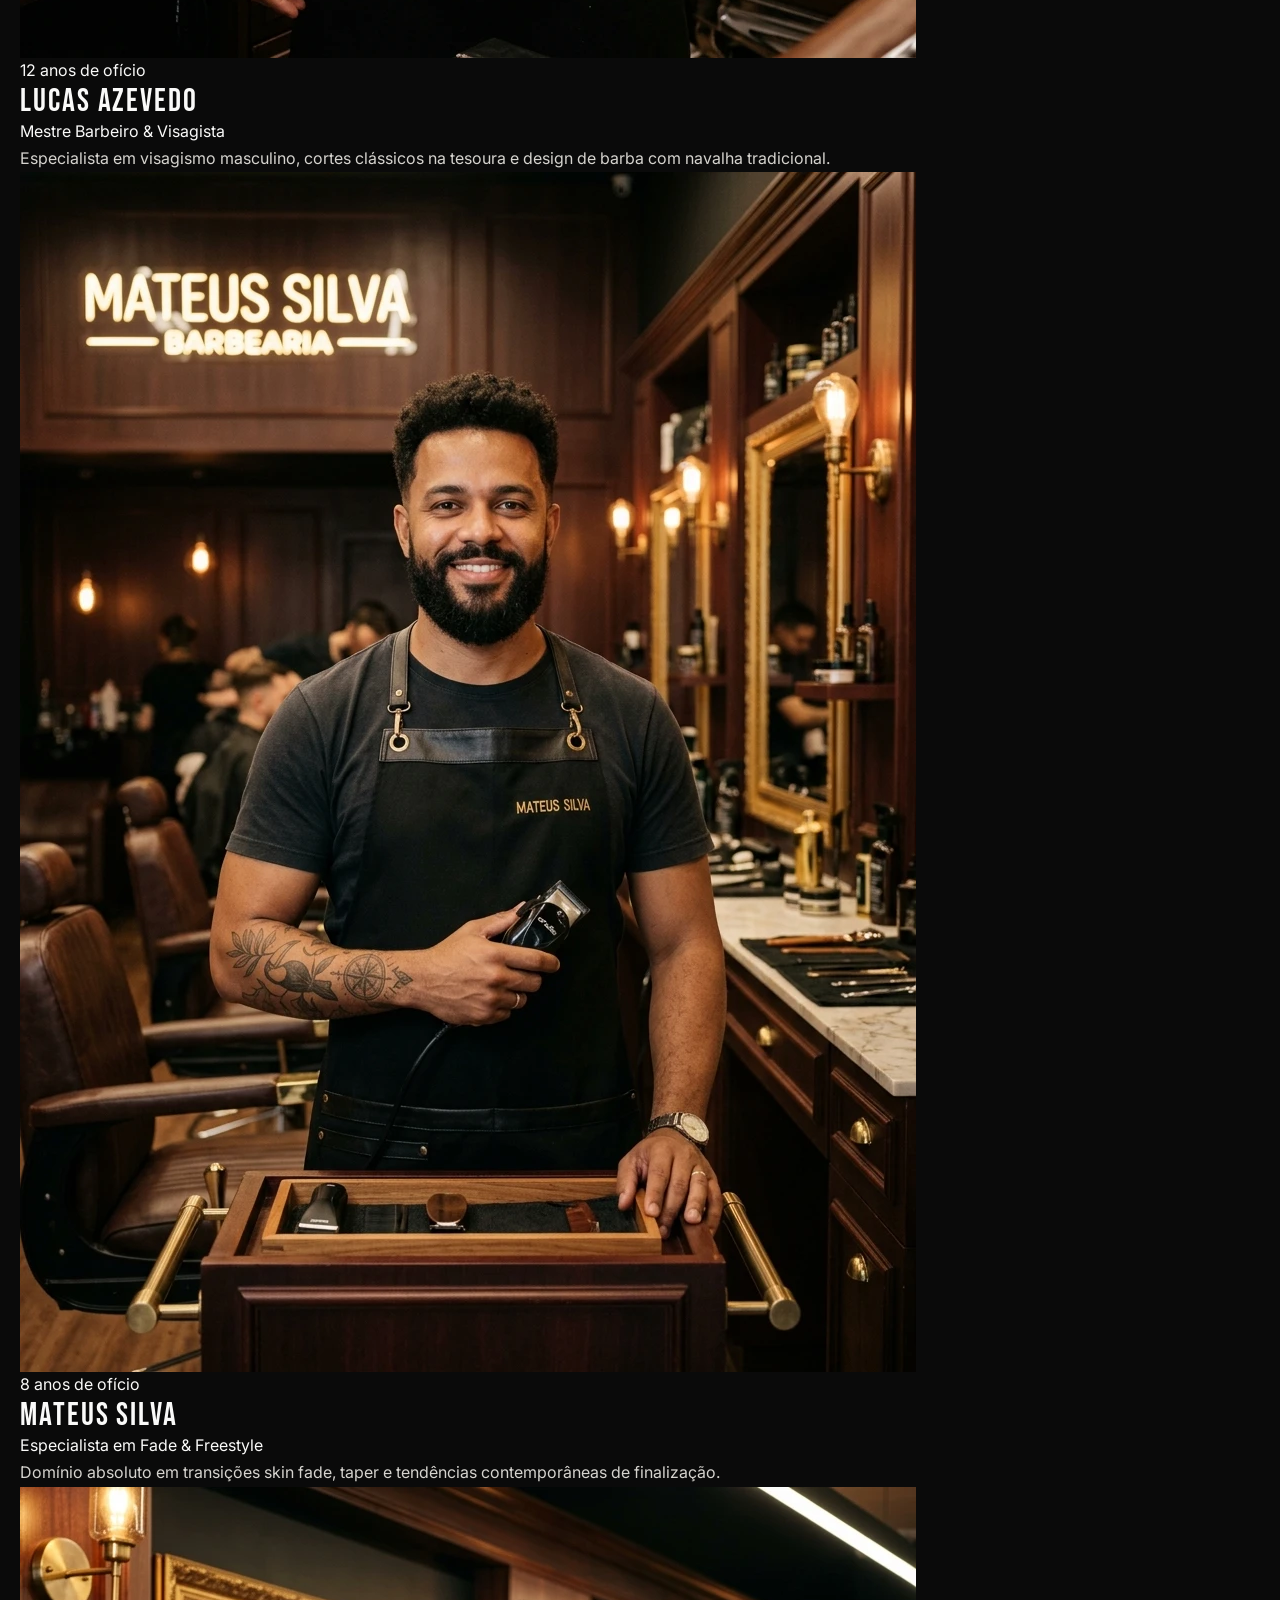
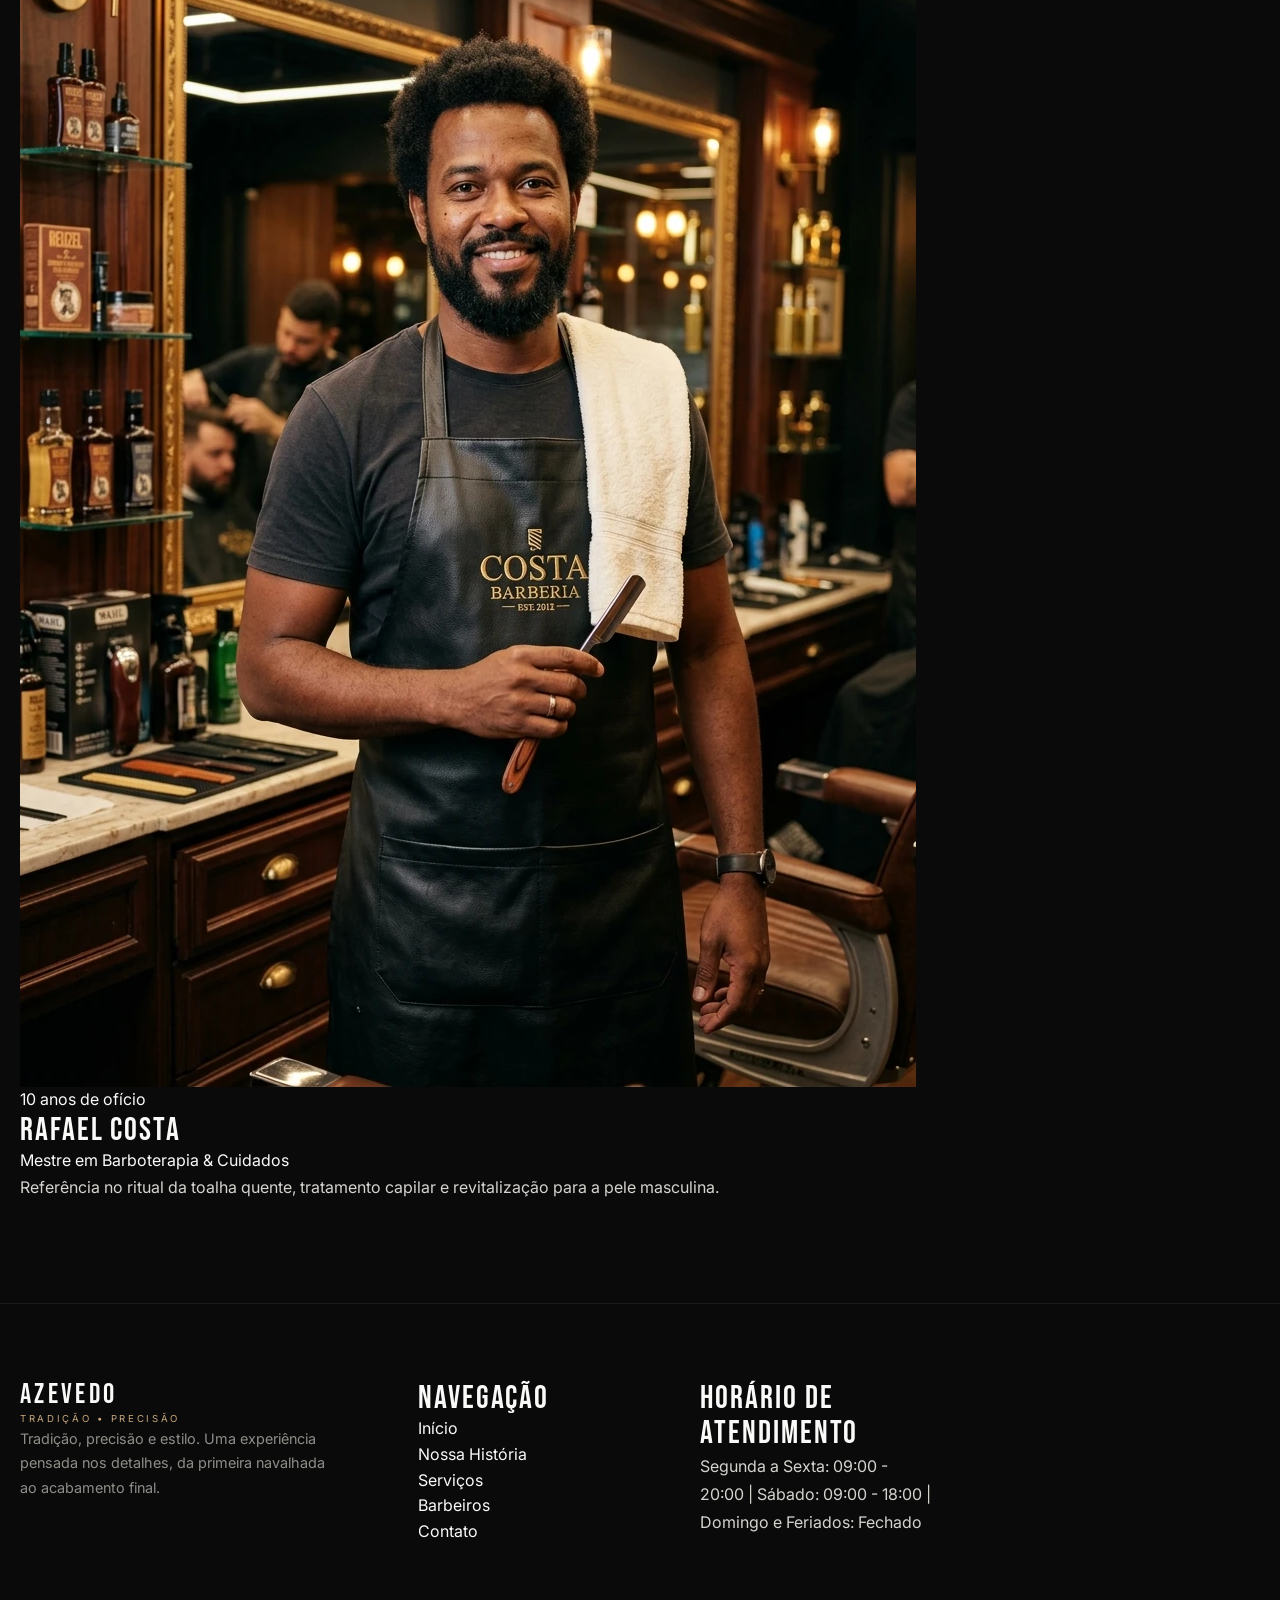
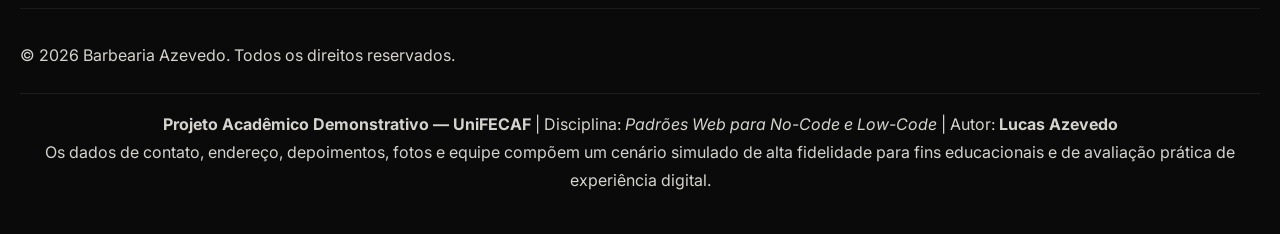
<file: pages/equipe.html>
<!DOCTYPE html>
<html lang="pt-BR">
<head>
  <meta charset="UTF-8">
  <meta name="viewport" content="width=device-width, initial-scale=1.0">
  <title>Nossa Equipe | Barbearia Azevedo Corta</title>
  <meta name="description" content="Conheça os mestres barbeiros da Barbearia Azevedo — especialistas em visagismo masculino, cortes clássicos na tesoura e barbearia moderna.">
  <meta name="robots" content="index, follow">

  <!-- Favicon -->
  <link rel="icon" type="image/svg+xml" href="data:image/svg+xml,%3Csvg xmlns='http://www.w3.org/2000/svg' viewBox='0 0 24 24' fill='%23C8A97E'%3E%3Cpath d='M9.5 2C8.12 2 7 3.12 7 4.5v1.09l-3.3 3.3a3.5 3.5 0 0 0 0 4.95l1.41 1.41-3.41 3.42 1.41 1.41 3.42-3.41 1.41 1.41a3.5 3.5 0 0 0 4.95 0L16 14.41V19.5c0 1.38 1.12 2.5 2.5 2.5s2.5-1.12 2.5-2.5v-15C21 3.12 19.88 2 18.5 2h-9z'/%3E%3C/svg%3E">

  <!-- Google Fonts -->
  <link rel="preconnect" href="https://fonts.googleapis.com">
  <link rel="preconnect" href="https://fonts.gstatic.com" crossorigin>
  <link href="https://fonts.googleapis.com/css2?family=Bebas+Neue&family=Inter:wght@300;400;500;600;700&family=Playfair+Display:ital,wght@0,400;0,600;1,400;1,600&display=swap" rel="stylesheet">

  <!-- Main Stylesheet -->
  <link rel="stylesheet" href="../css/main.css">

  <!-- Solar Icon Library (Iconify) -->
  <script src="../js/iconify.js"></script>
</head>
<body>

  <!-- NAVIGATION BAR -->
  <header>
    <nav class="navbar" id="navbar" aria-label="Navegação Principal">
      <div class="container">
        <div class="nav-brand">
          <a href="../index.html" class="nav-brand-link" aria-label="Barbearia Azevedo - Início">
            <span class="nav-logo-text">AZEVEDO</span>
            <span class="nav-logo-sub">TRADIÇÃO • PRECISÃO</span>
          </a>
        </div>

        <ul class="nav-menu" role="menubar">
          <li role="none"><a href="../index.html" class="nav-link" role="menuitem">Início</a></li>
          <li role="none"><a href="sobre.html" class="nav-link" role="menuitem">Nossa História</a></li>
          <li role="none"><a href="servicos.html" class="nav-link" role="menuitem">Serviços</a></li>
          <li role="none"><a href="equipe.html" class="nav-link active" role="menuitem">Barbeiros</a></li>
          <li role="none"><a href="contato.html" class="nav-link" role="menuitem">Contato</a></li>
        </ul>

        <div class="nav-actions">
          <a href="../index.html#agendamento" class="btn btn-primary btn-sm nav-cta">
            <span>Agendar Horário</span>
            <span class="iconify" data-icon="solar:arrow-right-linear"></span>
          </a>

          <button class="nav-hamburger" id="navHamburger" aria-label="Abrir menu de navegação" aria-expanded="false" aria-controls="mobileDrawer">
            <span></span>
            <span></span>
            <span></span>
          </button>
        </div>
      </div>
    </nav>

    <div class="mobile-nav-drawer" id="mobileDrawer" aria-hidden="true">
      <div class="mobile-nav-list">
        <a href="../index.html" class="mobile-nav-link">Início</a>
        <a href="sobre.html" class="mobile-nav-link">Nossa História</a>
        <a href="servicos.html" class="mobile-nav-link">Serviços</a>
        <a href="equipe.html" class="mobile-nav-link active">Barbeiros</a>
        <a href="contato.html" class="mobile-nav-link">Contato</a>
      </div>
      <div>
        <a href="../index.html#agendamento" class="btn btn-primary btn-block">Agendar Horário</a>
      </div>
    </div>
  </header>

  <main style="padding-top: 100px;">
    <!-- PAGE HERO HEADER -->
    <section class="section bg-dark text-center" style="padding: 4rem 0 2rem;">
      <div class="container">
        <span class="section-tag reveal">MESTRES DO OFÍCIO</span>
        <h1 class="section-title reveal" style="font-size: clamp(2.5rem, 5vw, 4rem);">NOSSA EQUIPE</h1>
        <p class="section-subtitle reveal" style="margin: 0 auto; max-width: 650px;">
          Profissionais dedicados, apaixonados pela arte da barbearia artesanal e em constante aperfeiçoamento.
        </p>
      </div>
    </section>

    <!-- TEAM SECTION -->
    <section class="section" id="barbeiros">
      <div class="container">
        <h2 class="sr-only">Barbeiros Especialistas</h2>
        <div class="team-grid">

          <article class="team-card reveal-fade">
            <div class="team-image-wrap">
              <img src="../images/team/06-barbeiro-lucas-azevedo.webp" alt="Lucas Azevedo - Mestre Barbeiro" loading="lazy">
              <div class="team-social-overlay">
                <a href="https://instagram.com/barbeariaazevedo" target="_blank" rel="noopener noreferrer" aria-label="Instagram de Lucas Azevedo">
                  <span class="iconify" data-icon="solar:camera-linear"></span>
                </a>
              </div>
            </div>
            <div class="team-body">
              <span class="team-experience">12 anos de ofício</span>
              <h3 class="team-name">Lucas Azevedo</h3>
              <div class="team-role">Mestre Barbeiro & Visagista</div>
              <p class="team-desc">Especialista em visagismo masculino, cortes clássicos na tesoura e design de barba com navalha tradicional.</p>
            </div>
          </article>

          <article class="team-card reveal-fade">
            <div class="team-image-wrap">
              <img src="../images/team/07-barbeiro-mateus-silva.webp" alt="Mateus Silva - Especialista em Fade" loading="lazy">
              <div class="team-social-overlay">
                <a href="https://instagram.com/barbeariaazevedo" target="_blank" rel="noopener noreferrer" aria-label="Instagram de Mateus Silva">
                  <span class="iconify" data-icon="solar:camera-linear"></span>
                </a>
              </div>
            </div>
            <div class="team-body">
              <span class="team-experience">8 anos de ofício</span>
              <h3 class="team-name">Mateus Silva</h3>
              <div class="team-role">Especialista em Fade & Freestyle</div>
              <p class="team-desc">Domínio absoluto em transições skin fade, taper e tendências contemporâneas de finalização.</p>
            </div>
          </article>

          <article class="team-card reveal-fade">
            <div class="team-image-wrap">
              <img src="../images/team/08-barbeiro-rafael-costa.webp" alt="Rafael Costa - Mestre em Barboterapia" loading="lazy">
              <div class="team-social-overlay">
                <a href="https://instagram.com/barbeariaazevedo" target="_blank" rel="noopener noreferrer" aria-label="Instagram de Rafael Costa">
                  <span class="iconify" data-icon="solar:camera-linear"></span>
                </a>
              </div>
            </div>
            <div class="team-body">
              <span class="team-experience">10 anos de ofício</span>
              <h3 class="team-name">Rafael Costa</h3>
              <div class="team-role">Mestre em Barboterapia & Cuidados</div>
              <p class="team-desc">Referência no ritual da toalha quente, tratamento capilar e revitalização para a pele masculina.</p>
            </div>
          </article>

        </div>
      </div>
    </section>
  </main>

  <!-- FOOTER -->
  <footer class="footer bg-dark">
    <div class="container">
      <div class="footer-grid">
        <div class="footer-brand-col">
          <a href="../index.html" class="nav-brand-link mb-md">
            <span class="nav-logo-text">AZEVEDO</span>
            <span class="nav-logo-sub">TRADIÇÃO • PRECISÃO</span>
          </a>
          <p class="footer-desc">
            Tradição, precisão e estilo. Uma experiência pensada nos detalhes, da primeira navalhada ao acabamento final.
          </p>
        </div>
        <div class="footer-links-col">
          <h3 class="footer-title">Navegação</h3>
          <ul>
            <li><a href="../index.html">Início</a></li>
            <li><a href="sobre.html">Nossa História</a></li>
            <li><a href="servicos.html">Serviços</a></li>
            <li><a href="equipe.html">Barbeiros</a></li>
            <li><a href="contato.html">Contato</a></li>
          </ul>
        </div>
        <div class="footer-hours-col">
          <h3 class="footer-title">Horário de Atendimento</h3>
          <p class="js-biz-hours">Segunda a Sexta: 09:00 - 20:00 | Sábado: 09:00 - 18:00</p>
        </div>
      </div>
      <div class="footer-bottom">
        <p>&copy; 2026 Barbearia Azevedo. Todos os direitos reservados.</p>
      </div>
    
      <!-- Nota de Demonstração Acadêmica (UniFECAF) -->
      <div class="footer-academic-note" style="border-top: 1px solid rgba(255, 255, 255, 0.08); margin-top: 1.5rem; padding-top: 1rem; text-align: center; font-size: 0.78rem; color: var(--color-text-dim); line-height: 1.6;">
        <p style="margin: 0;">
          <strong>Projeto Acadêmico Demonstrativo — UniFECAF</strong> | Disciplina: <em>Padrões Web para No-Code e Low-Code</em> | Autor: <strong>Lucas Azevedo</strong><br>
          Os dados de contato, endereço, depoimentos, fotos e equipe compõem um cenário simulado de alta fidelidade para fins educacionais e de avaliação prática de experiência digital.
        </p>
      </div>
</div>
  </footer>

  <script type="module" src="../js/core/main.js"></script>
</body>
</html>
</file>
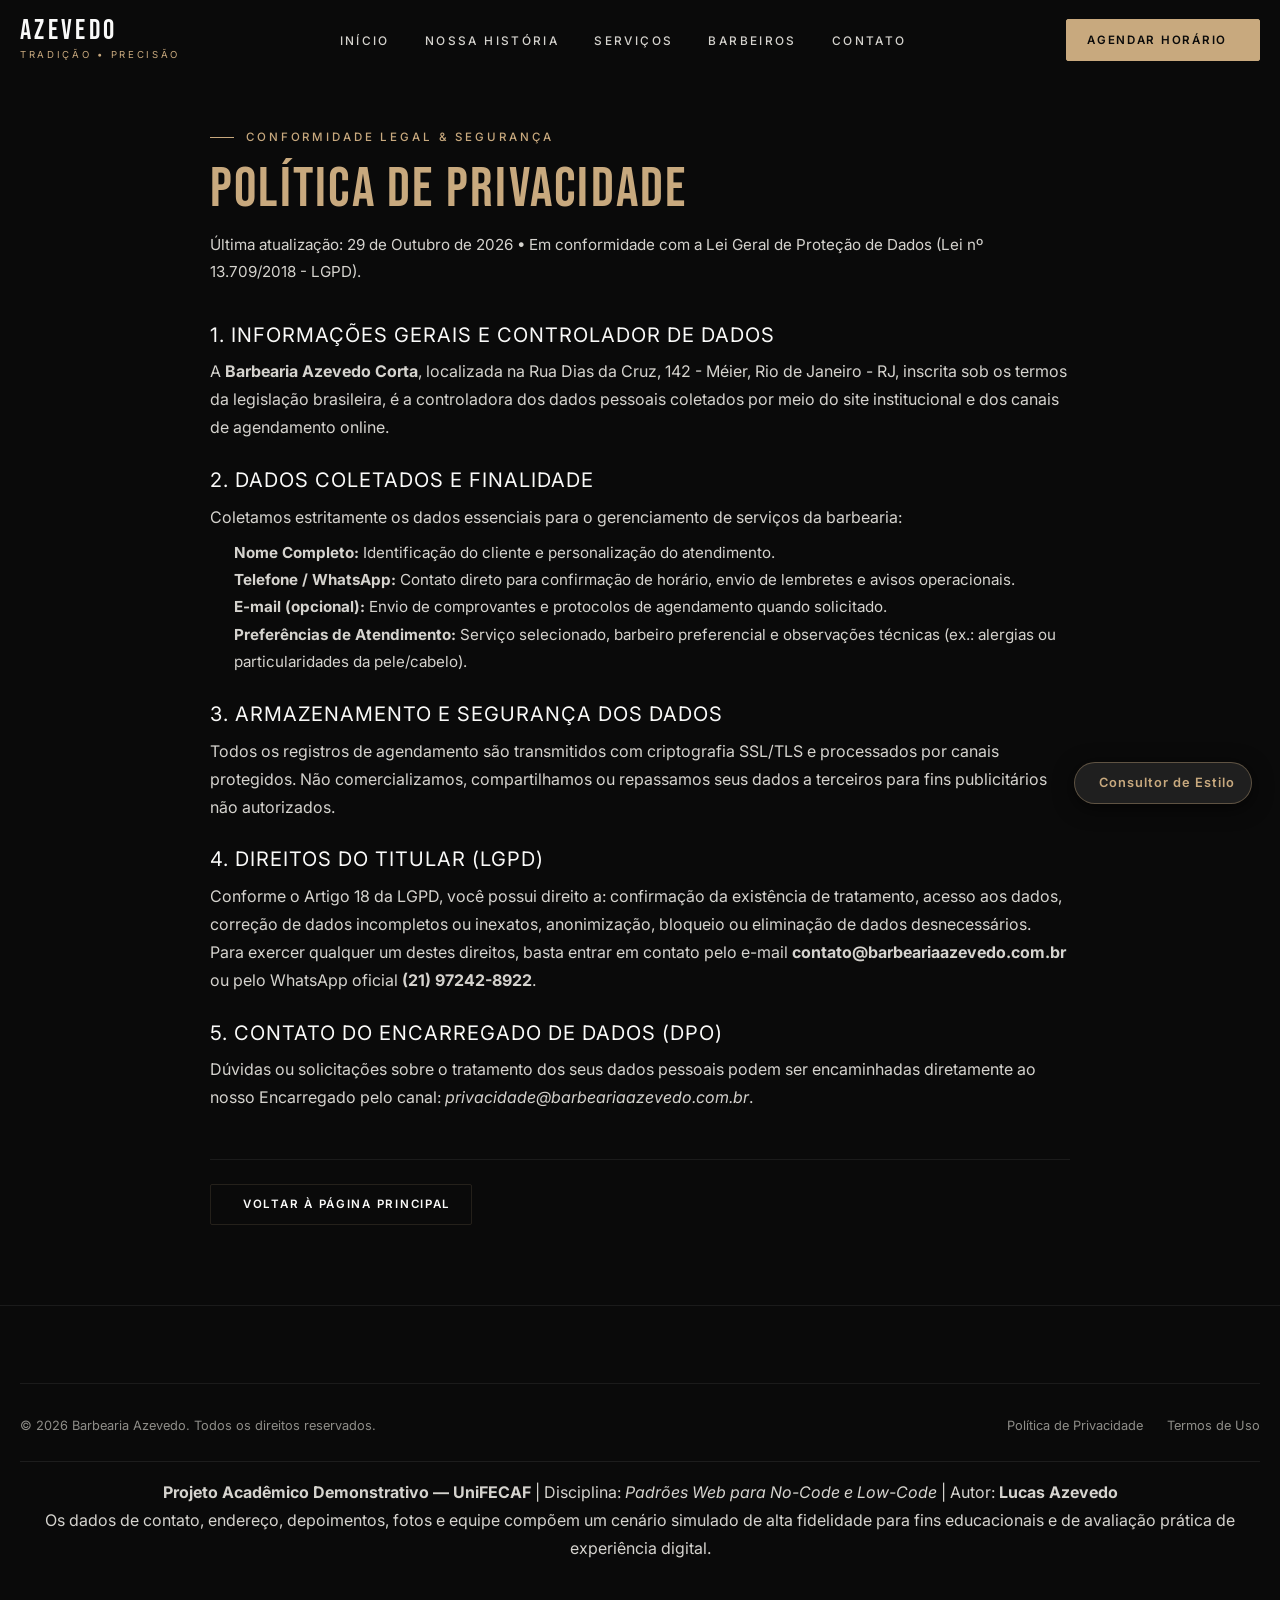
<file: pages/privacidade.html>
<!DOCTYPE html>
<html lang="pt-BR">
<head>
  <meta charset="UTF-8">
  <meta name="viewport" content="width=device-width, initial-scale=1.0">
  <title>Política de Privacidade | Barbearia Azevedo</title>
  <meta name="description" content="Política de Privacidade e Proteção de Dados da Barbearia Azevedo. Saiba como coletamos e protegemos seus dados em conformidade com a LGPD.">
  <meta name="robots" content="index, follow">

  <!-- Favicon -->
  <link rel="icon" type="image/svg+xml" href="data:image/svg+xml,%3Csvg xmlns='http://www.w3.org/2000/svg' viewBox='0 0 24 24' fill='%23C8A97E'%3E%3Cpath d='M9.5 2C8.12 2 7 3.12 7 4.5v1.09l-3.3 3.3a3.5 3.5 0 0 0 0 4.95l1.41 1.41-3.41 3.42 1.41 1.41 3.42-3.41 1.41 1.41a3.5 3.5 0 0 0 4.95 0L16 14.41V19.5c0 1.38 1.12 2.5 2.5 2.5s2.5-1.12 2.5-2.5v-15C21 3.12 19.88 2 18.5 2h-9z'/%3E%3C/svg%3E">

  <!-- Google Fonts -->
  <link rel="preconnect" href="https://fonts.googleapis.com">
  <link rel="preconnect" href="https://fonts.gstatic.com" crossorigin>
  <link href="https://fonts.googleapis.com/css2?family=Bebas+Neue&family=Inter:wght@300;400;500;600;700&family=Playfair+Display:ital,wght@0,400;0,600;1,400;1,600&display=swap" rel="stylesheet">

  <!-- Main Stylesheet -->
  <link rel="stylesheet" href="../css/main.css">
  <script src="../js/iconify.js"></script>
</head>
<body>

  <!-- NAVIGATION BAR -->
  <header>
    <nav class="navbar" id="navbar" aria-label="Navegação Principal">
      <div class="container">
        <div class="nav-brand">
          <a href="../index.html" class="nav-brand-link" aria-label="Barbearia Azevedo - Início">
            <span class="nav-logo-text">AZEVEDO</span>
            <span class="nav-logo-sub">TRADIÇÃO • PRECISÃO</span>
          </a>
        </div>

        <ul class="nav-menu" role="menubar">
          <li role="none"><a href="../index.html" class="nav-link" role="menuitem">Início</a></li>
          <li role="none"><a href="sobre.html" class="nav-link" role="menuitem">Nossa História</a></li>
          <li role="none"><a href="servicos.html" class="nav-link" role="menuitem">Serviços</a></li>
          <li role="none"><a href="equipe.html" class="nav-link" role="menuitem">Barbeiros</a></li>
          <li role="none"><a href="contato.html" class="nav-link" role="menuitem">Contato</a></li>
        </ul>

        <div class="nav-actions">
          <a href="../index.html#agendamento" class="btn btn-primary btn-sm nav-cta">
            <span>Agendar Horário</span>
            <span class="iconify" data-icon="solar:arrow-right-linear"></span>
          </a>
        
          <button class="nav-hamburger" id="navHamburger" aria-label="Abrir menu de navegação" aria-expanded="false" aria-controls="mobileDrawer">
            <span></span>
            <span></span>
            <span></span>
          </button>
        </div>
      </div>
    </nav>
    <!-- Mobile Drawer Menu -->
    <div class="mobile-nav-drawer" id="mobileDrawer" aria-hidden="true">
      <div class="mobile-nav-list">
        <a href="../index.html" class="mobile-nav-link">Início</a>
        <a href="sobre.html" class="mobile-nav-link">Nossa História</a>
        <a href="servicos.html" class="mobile-nav-link">Serviços</a>
        <a href="equipe.html" class="mobile-nav-link">Barbeiros</a>
        <a href="contato.html" class="mobile-nav-link">Contato</a>
      </div>
      <div>
        <a href="../index.html#agendamento" class="btn btn-primary btn-block">Agendar Horário</a>
      </div>
    </div>
  </header>

  <main style="padding-top: 120px; padding-bottom: 80px;">
    <div class="container" style="max-width: 860px;">
      <div class="section-tag">CONFORMIDADE LEGAL & SEGURANÇA</div>
      <h1 style="font-family: var(--font-display); font-size: clamp(2.2rem, 5vw, 3.5rem); margin-bottom: 1rem; color: var(--color-accent);">
        POLÍTICA DE PRIVACIDADE
      </h1>
      <p style="color: var(--color-text-dim); font-size: 0.95rem; margin-bottom: 2.5rem;">
        Última atualização: 29 de Outubro de 2026 • Em conformidade com a Lei Geral de Proteção de Dados (Lei nº 13.709/2018 - LGPD).
      </p>

      <div style="color: var(--color-text-dim); line-height: 1.8; font-size: 0.95rem; display: flex; flex-direction: column; gap: 1.8rem;">
        <section>
          <h2 style="font-family: var(--font-body); font-size: 1.25rem; color: var(--color-text); margin-bottom: 0.75rem;">1. Informações Gerais e Controlador de Dados</h2>
          <p>
            A <strong>Barbearia Azevedo Corta</strong>, localizada na Rua Dias da Cruz, 142 - Méier, Rio de Janeiro - RJ, inscrita sob os termos da legislação brasileira, é a controladora dos dados pessoais coletados por meio do site institucional e dos canais de agendamento online.
          </p>
        </section>

        <section>
          <h2 style="font-family: var(--font-body); font-size: 1.25rem; color: var(--color-text); margin-bottom: 0.75rem;">2. Dados Coletados e Finalidade</h2>
          <p>Coletamos estritamente os dados essenciais para o gerenciamento de serviços da barbearia:</p>
          <ul style="padding-left: 1.5rem; margin-top: 0.5rem;">
            <li><strong>Nome Completo:</strong> Identificação do cliente e personalização do atendimento.</li>
            <li><strong>Telefone / WhatsApp:</strong> Contato direto para confirmação de horário, envio de lembretes e avisos operacionais.</li>
            <li><strong>E-mail (opcional):</strong> Envio de comprovantes e protocolos de agendamento quando solicitado.</li>
            <li><strong>Preferências de Atendimento:</strong> Serviço selecionado, barbeiro preferencial e observações técnicas (ex.: alergias ou particularidades da pele/cabelo).</li>
          </ul>
        </section>

        <section>
          <h2 style="font-family: var(--font-body); font-size: 1.25rem; color: var(--color-text); margin-bottom: 0.75rem;">3. Armazenamento e Segurança dos Dados</h2>
          <p>
            Todos os registros de agendamento são transmitidos com criptografia SSL/TLS e processados por canais protegidos. Não comercializamos, compartilhamos ou repassamos seus dados a terceiros para fins publicitários não autorizados.
          </p>
        </section>

        <section>
          <h2 style="font-family: var(--font-body); font-size: 1.25rem; color: var(--color-text); margin-bottom: 0.75rem;">4. Direitos do Titular (LGPD)</h2>
          <p>
            Conforme o Artigo 18 da LGPD, você possui direito a: confirmação da existência de tratamento, acesso aos dados, correção de dados incompletos ou inexatos, anonimização, bloqueio ou eliminação de dados desnecessários.
          </p>
          <p>
            Para exercer qualquer um destes direitos, basta entrar em contato pelo e-mail <strong>contato@barbeariaazevedo.com.br</strong> ou pelo WhatsApp oficial <strong>(21) 97242-8922</strong>.
          </p>
        </section>

        <section>
          <h2 style="font-family: var(--font-body); font-size: 1.25rem; color: var(--color-text); margin-bottom: 0.75rem;">5. Contato do Encarregado de Dados (DPO)</h2>
          <p>
            Dúvidas ou solicitações sobre o tratamento dos seus dados pessoais podem ser encaminhadas diretamente ao nosso Encarregado pelo canal: <em>privacidade@barbeariaazevedo.com.br</em>.
          </p>
        </section>
      </div>

      <div style="margin-top: 3rem; padding-top: 1.5rem; border-top: 1px solid var(--color-border);">
        <a href="../index.html" class="btn btn-outline btn-sm">
          <span class="iconify" data-icon="solar:arrow-left-linear"></span>
          <span>Voltar à Página Principal</span>
        </a>
      </div>
    </div>
  </main>

  <!-- FOOTER -->
  <footer class="footer">
    <div class="container">
      <div class="footer-bottom">
        <div>&copy; 2026 Barbearia Azevedo. Todos os direitos reservados.</div>
        <div class="footer-legal-links">
          <a href="privacidade.html">Política de Privacidade</a>
          <a href="termos.html">Termos de Uso</a>
        </div>
      </div>
    
      <!-- Nota de Demonstração Acadêmica (UniFECAF) -->
      <div class="footer-academic-note" style="border-top: 1px solid rgba(255, 255, 255, 0.08); margin-top: 1.5rem; padding-top: 1rem; text-align: center; font-size: 0.78rem; color: var(--color-text-dim); line-height: 1.6;">
        <p style="margin: 0;">
          <strong>Projeto Acadêmico Demonstrativo — UniFECAF</strong> | Disciplina: <em>Padrões Web para No-Code e Low-Code</em> | Autor: <strong>Lucas Azevedo</strong><br>
          Os dados de contato, endereço, depoimentos, fotos e equipe compõem um cenário simulado de alta fidelidade para fins educacionais e de avaliação prática de experiência digital.
        </p>
      </div>
</div>
  </footer>

  <!-- Application Scripts -->
  <script type="module" src="../js/core/main.js"></script>
</body>
</html>
</file>
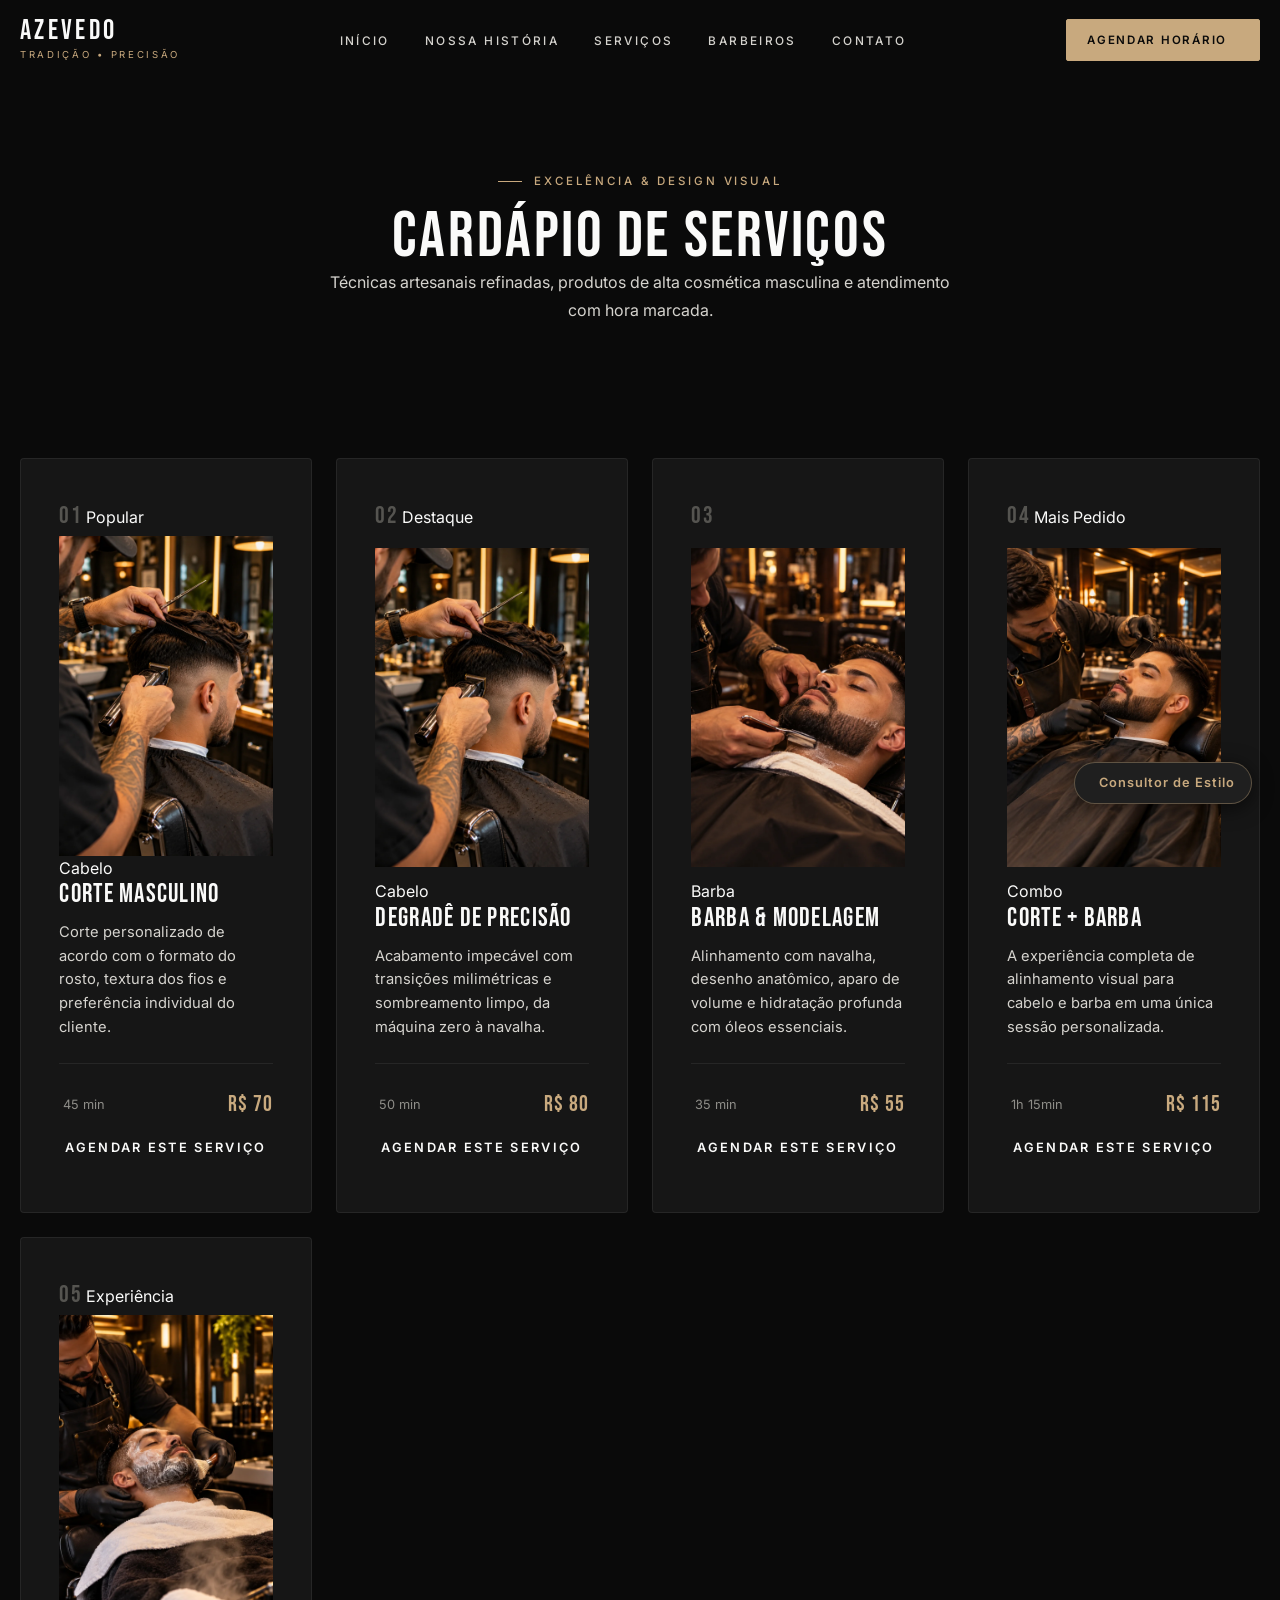
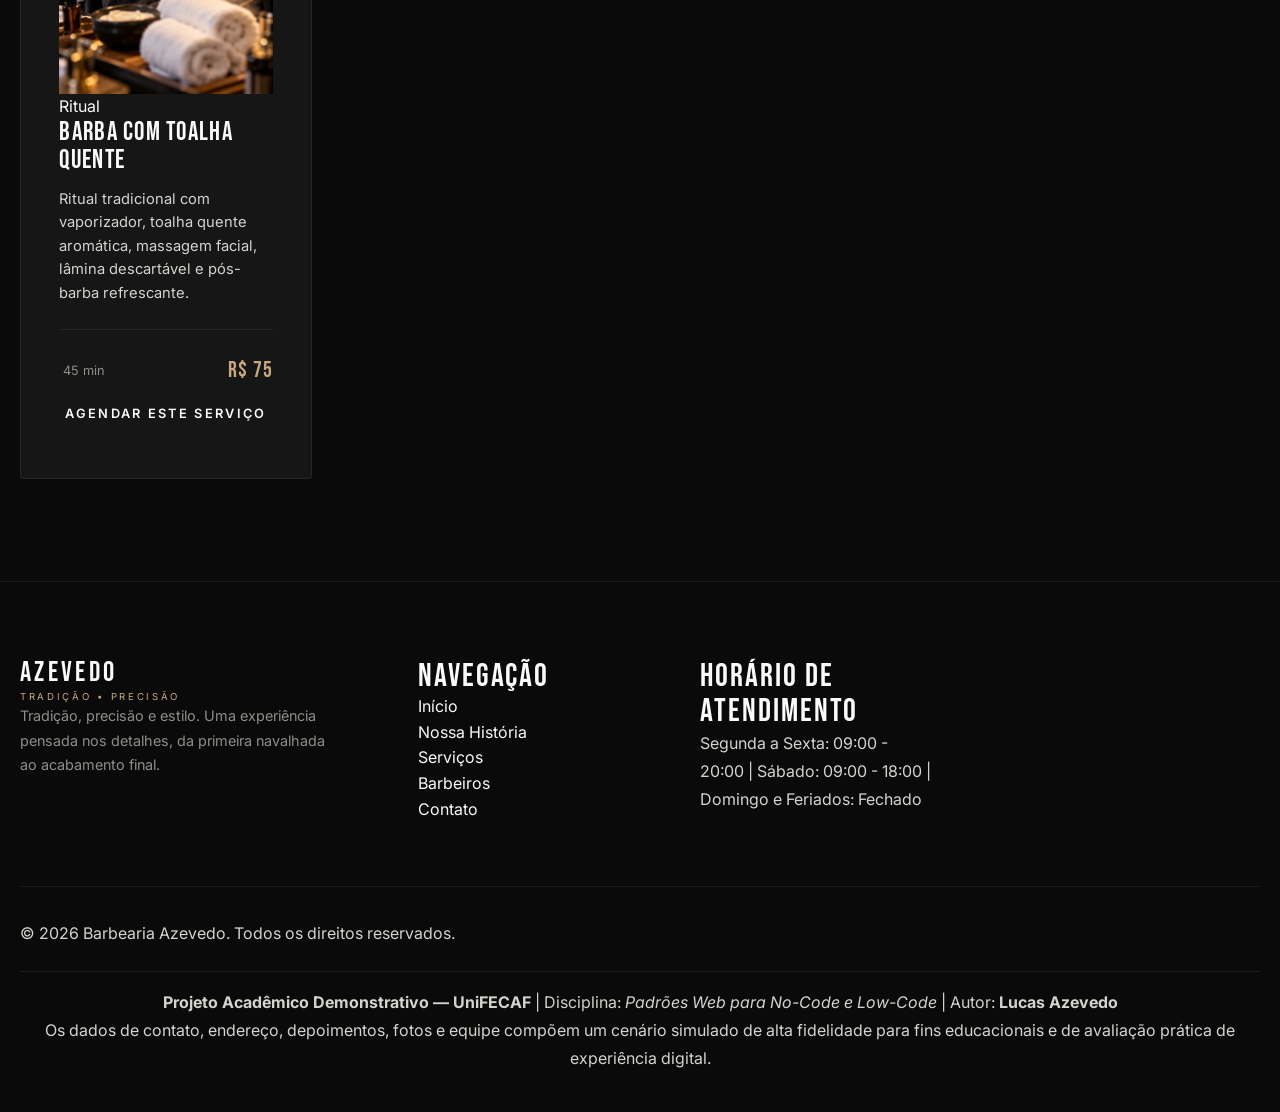
<file: pages/servicos.html>
<!DOCTYPE html>
<html lang="pt-BR">
<head>
  <meta charset="UTF-8">
  <meta name="viewport" content="width=device-width, initial-scale=1.0">
  <title>Cardápio de Serviços | Barbearia Azevedo Corta</title>
  <meta name="description" content="Confira o cardápio completo de serviços da Barbearia Azevedo: corte masculino, degradê de precisão, barba com toalha quente e combos exclusivos.">
  <meta name="robots" content="index, follow">

  <!-- Favicon -->
  <link rel="icon" type="image/svg+xml" href="data:image/svg+xml,%3Csvg xmlns='http://www.w3.org/2000/svg' viewBox='0 0 24 24' fill='%23C8A97E'%3E%3Cpath d='M9.5 2C8.12 2 7 3.12 7 4.5v1.09l-3.3 3.3a3.5 3.5 0 0 0 0 4.95l1.41 1.41-3.41 3.42 1.41 1.41 3.42-3.41 1.41 1.41a3.5 3.5 0 0 0 4.95 0L16 14.41V19.5c0 1.38 1.12 2.5 2.5 2.5s2.5-1.12 2.5-2.5v-15C21 3.12 19.88 2 18.5 2h-9z'/%3E%3C/svg%3E">

  <!-- Google Fonts -->
  <link rel="preconnect" href="https://fonts.googleapis.com">
  <link rel="preconnect" href="https://fonts.gstatic.com" crossorigin>
  <link href="https://fonts.googleapis.com/css2?family=Bebas+Neue&family=Inter:wght@300;400;500;600;700&family=Playfair+Display:ital,wght@0,400;0,600;1,400;1,600&display=swap" rel="stylesheet">

  <!-- Main Stylesheet -->
  <link rel="stylesheet" href="../css/main.css">

  <!-- Solar Icon Library (Iconify) -->
  <script src="../js/iconify.js"></script>
</head>
<body>

  <!-- NAVIGATION BAR -->
  <header>
    <nav class="navbar" id="navbar" aria-label="Navegação Principal">
      <div class="container">
        <div class="nav-brand">
          <a href="../index.html" class="nav-brand-link" aria-label="Barbearia Azevedo - Início">
            <span class="nav-logo-text">AZEVEDO</span>
            <span class="nav-logo-sub">TRADIÇÃO • PRECISÃO</span>
          </a>
        </div>

        <ul class="nav-menu" role="menubar">
          <li role="none"><a href="../index.html" class="nav-link" role="menuitem">Início</a></li>
          <li role="none"><a href="sobre.html" class="nav-link" role="menuitem">Nossa História</a></li>
          <li role="none"><a href="servicos.html" class="nav-link active" role="menuitem">Serviços</a></li>
          <li role="none"><a href="equipe.html" class="nav-link" role="menuitem">Barbeiros</a></li>
          <li role="none"><a href="contato.html" class="nav-link" role="menuitem">Contato</a></li>
        </ul>

        <div class="nav-actions">
          <a href="../index.html#agendamento" class="btn btn-primary btn-sm nav-cta">
            <span>Agendar Horário</span>
            <span class="iconify" data-icon="solar:arrow-right-linear"></span>
          </a>

          <button class="nav-hamburger" id="navHamburger" aria-label="Abrir menu de navegação" aria-expanded="false" aria-controls="mobileDrawer">
            <span></span>
            <span></span>
            <span></span>
          </button>
        </div>
      </div>
    </nav>

    <div class="mobile-nav-drawer" id="mobileDrawer" aria-hidden="true">
      <div class="mobile-nav-list">
        <a href="../index.html" class="mobile-nav-link">Início</a>
        <a href="sobre.html" class="mobile-nav-link">Nossa História</a>
        <a href="servicos.html" class="mobile-nav-link active">Serviços</a>
        <a href="equipe.html" class="mobile-nav-link">Barbeiros</a>
        <a href="contato.html" class="mobile-nav-link">Contato</a>
      </div>
      <div>
        <a href="../index.html#agendamento" class="btn btn-primary btn-block">Agendar Horário</a>
      </div>
    </div>
  </header>

  <main style="padding-top: 100px;">
    <!-- PAGE HERO HEADER -->
    <section class="section bg-dark text-center" style="padding: 4rem 0 2rem;">
      <div class="container">
        <span class="section-tag reveal">EXCELÊNCIA & DESIGN VISUAL</span>
        <h1 class="section-title reveal" style="font-size: clamp(2.5rem, 5vw, 4rem);">CARDÁPIO DE SERVIÇOS</h1>
        <p class="section-subtitle reveal" style="margin: 0 auto; max-width: 650px;">
          Técnicas artesanais refinadas, produtos de alta cosmética masculina e atendimento com hora marcada.
        </p>
      </div>
    </section>

    <!-- SERVICES GRID SECTION -->
    <section class="section" id="servicos">
      <div class="container">
        <h2 class="sr-only">Nossos Serviços Especializados</h2>
        <div class="services-grid">

          <article class="service-card reveal-fade">
            <div class="service-card-header">
              <span class="service-number">01</span>
              <span class="service-badge">Popular</span>
            </div>
            <div class="service-image-wrap">
              <img src="../images/services/02-corte-degrade-precisao.webp" alt="Corte Masculino personalizado" loading="lazy">
            </div>
            <div class="service-body">
              <div class="service-category">Cabelo</div>
              <h3 class="service-title">Corte Masculino</h3>
              <p class="service-desc">Corte personalizado de acordo com o formato do rosto, textura dos fios e preferência individual do cliente.</p>
              <div class="service-meta">
                <span class="service-duration"><span class="iconify" data-icon="solar:clock-circle-linear"></span> 45 min</span>
                <span class="service-price">R$ 70</span>
              </div>
              <a href="../index.html#agendamento" data-select-service="corte-masculino" class="btn btn-secondary btn-block">Agendar Este Serviço</a>
            </div>
          </article>

          <article class="service-card reveal-fade">
            <div class="service-card-header">
              <span class="service-number">02</span>
              <span class="service-badge">Destaque</span>
            </div>
            <div class="service-image-wrap">
              <img src="../images/services/02-corte-degrade-precisao.webp" alt="Degradê de Precisão" loading="lazy">
            </div>
            <div class="service-body">
              <div class="service-category">Cabelo</div>
              <h3 class="service-title">Degradê de Precisão</h3>
              <p class="service-desc">Acabamento impecável com transições milimétricas e sombreamento limpo, da máquina zero à navalha.</p>
              <div class="service-meta">
                <span class="service-duration"><span class="iconify" data-icon="solar:clock-circle-linear"></span> 50 min</span>
                <span class="service-price">R$ 80</span>
              </div>
              <a href="../index.html#agendamento" data-select-service="degrade" class="btn btn-secondary btn-block">Agendar Este Serviço</a>
            </div>
          </article>

          <article class="service-card reveal-fade">
            <div class="service-card-header">
              <span class="service-number">03</span>
            </div>
            <div class="service-image-wrap">
              <img src="../images/services/03-barba-navalha-tradicional.webp" alt="Barba & Modelagem" loading="lazy">
            </div>
            <div class="service-body">
              <div class="service-category">Barba</div>
              <h3 class="service-title">Barba & Modelagem</h3>
              <p class="service-desc">Alinhamento com navalha, desenho anatômico, aparo de volume e hidratação profunda com óleos essenciais.</p>
              <div class="service-meta">
                <span class="service-duration"><span class="iconify" data-icon="solar:clock-circle-linear"></span> 35 min</span>
                <span class="service-price">R$ 55</span>
              </div>
              <a href="../index.html#agendamento" data-select-service="barba" class="btn btn-secondary btn-block">Agendar Este Serviço</a>
            </div>
          </article>

          <article class="service-card reveal-fade">
            <div class="service-card-header">
              <span class="service-number">04</span>
              <span class="service-badge">Mais Pedido</span>
            </div>
            <div class="service-image-wrap">
              <img src="../images/services/04-barba-modelagem-alinhamento.webp" alt="Combo Corte + Barba" loading="lazy">
            </div>
            <div class="service-body">
              <div class="service-category">Combo</div>
              <h3 class="service-title">Corte + Barba</h3>
              <p class="service-desc">A experiência completa de alinhamento visual para cabelo e barba em uma única sessão personalizada.</p>
              <div class="service-meta">
                <span class="service-duration"><span class="iconify" data-icon="solar:clock-circle-linear"></span> 1h 15min</span>
                <span class="service-price">R$ 115</span>
              </div>
              <a href="../index.html#agendamento" data-select-service="corte-barba" class="btn btn-secondary btn-block">Agendar Este Serviço</a>
            </div>
          </article>

          <article class="service-card reveal-fade">
            <div class="service-card-header">
              <span class="service-number">05</span>
              <span class="service-badge">Experiência</span>
            </div>
            <div class="service-image-wrap">
              <img src="../images/services/05-barboterapia-toalha-quente.webp" alt="Barba com Toalha Quente" loading="lazy">
            </div>
            <div class="service-body">
              <div class="service-category">Ritual</div>
              <h3 class="service-title">Barba com Toalha Quente</h3>
              <p class="service-desc">Ritual tradicional com vaporizador, toalha quente aromática, massagem facial, lâmina descartável e pós-barba refrescante.</p>
              <div class="service-meta">
                <span class="service-duration"><span class="iconify" data-icon="solar:clock-circle-linear"></span> 45 min</span>
                <span class="service-price">R$ 75</span>
              </div>
              <a href="../index.html#agendamento" data-select-service="barba-toalha-quente" class="btn btn-secondary btn-block">Agendar Este Serviço</a>
            </div>
          </article>

        </div>
      </div>
    </section>
  </main>

  <!-- FOOTER -->
  <footer class="footer bg-dark">
    <div class="container">
      <div class="footer-grid">
        <div class="footer-brand-col">
          <a href="../index.html" class="nav-brand-link mb-md">
            <span class="nav-logo-text">AZEVEDO</span>
            <span class="nav-logo-sub">TRADIÇÃO • PRECISÃO</span>
          </a>
          <p class="footer-desc">
            Tradição, precisão e estilo. Uma experiência pensada nos detalhes, da primeira navalhada ao acabamento final.
          </p>
        </div>
        <div class="footer-links-col">
          <h3 class="footer-title">Navegação</h3>
          <ul>
            <li><a href="../index.html">Início</a></li>
            <li><a href="sobre.html">Nossa História</a></li>
            <li><a href="servicos.html">Serviços</a></li>
            <li><a href="equipe.html">Barbeiros</a></li>
            <li><a href="contato.html">Contato</a></li>
          </ul>
        </div>
        <div class="footer-hours-col">
          <h3 class="footer-title">Horário de Atendimento</h3>
          <p class="js-biz-hours">Segunda a Sexta: 09:00 - 20:00 | Sábado: 09:00 - 18:00</p>
        </div>
      </div>
      <div class="footer-bottom">
        <p>&copy; 2026 Barbearia Azevedo. Todos os direitos reservados.</p>
      </div>
    
      <!-- Nota de Demonstração Acadêmica (UniFECAF) -->
      <div class="footer-academic-note" style="border-top: 1px solid rgba(255, 255, 255, 0.08); margin-top: 1.5rem; padding-top: 1rem; text-align: center; font-size: 0.78rem; color: var(--color-text-dim); line-height: 1.6;">
        <p style="margin: 0;">
          <strong>Projeto Acadêmico Demonstrativo — UniFECAF</strong> | Disciplina: <em>Padrões Web para No-Code e Low-Code</em> | Autor: <strong>Lucas Azevedo</strong><br>
          Os dados de contato, endereço, depoimentos, fotos e equipe compõem um cenário simulado de alta fidelidade para fins educacionais e de avaliação prática de experiência digital.
        </p>
      </div>
</div>
  </footer>

  <script type="module" src="../js/core/main.js"></script>
</body>
</html>
</file>
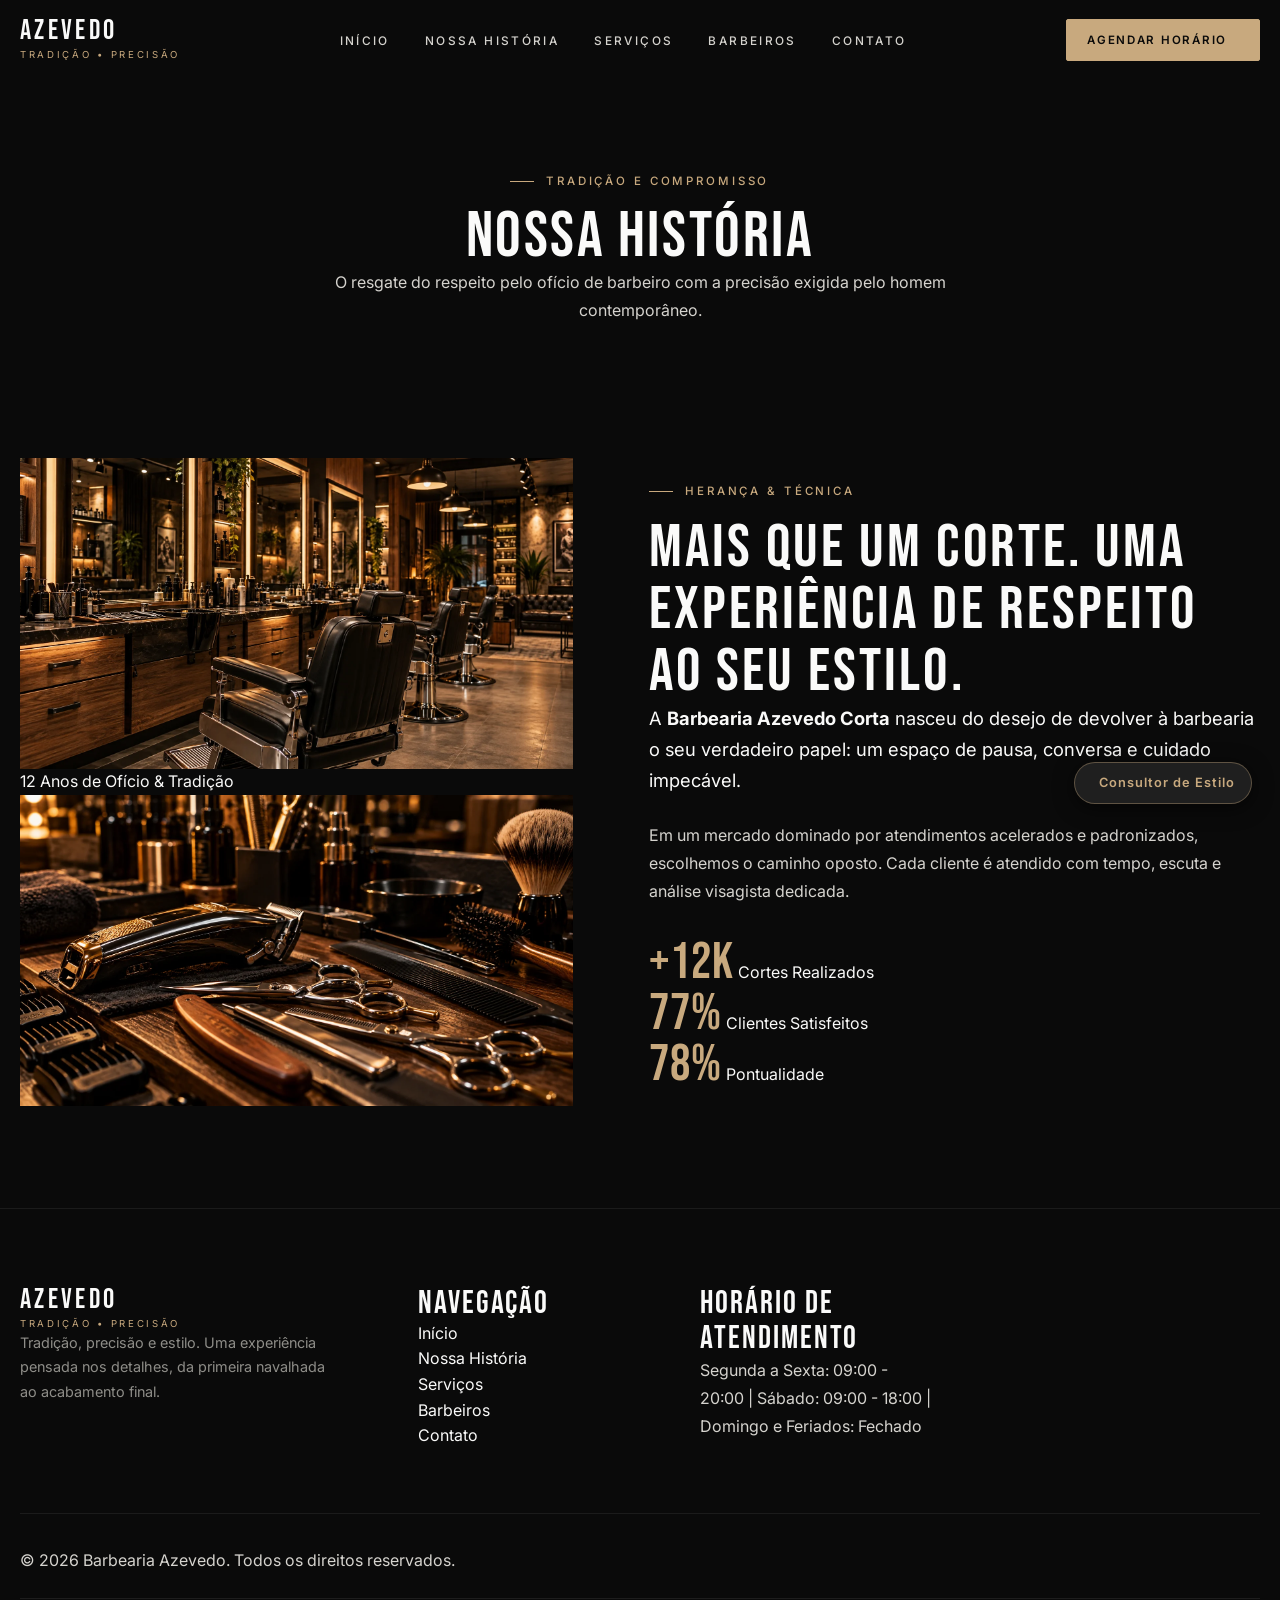
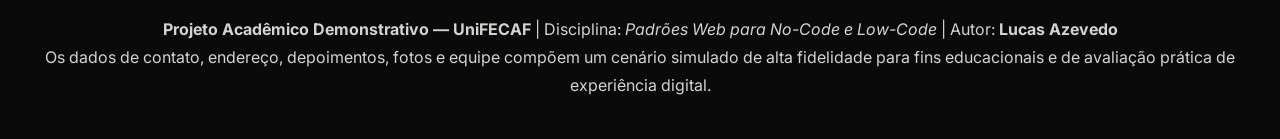
<file: pages/sobre.html>
<!DOCTYPE html>
<html lang="pt-BR">
<head>
  <meta charset="UTF-8">
  <meta name="viewport" content="width=device-width, initial-scale=1.0">
  <title>Nossa História | Barbearia Azevedo Corta</title>
  <meta name="description" content="Conheça a história da Barbearia Azevedo — onde a tradição da barbearia artesanal se conecta à precisão do visagismo contemporâneo.">
  <meta name="robots" content="index, follow">

  <!-- Favicon -->
  <link rel="icon" type="image/svg+xml" href="data:image/svg+xml,%3Csvg xmlns='http://www.w3.org/2000/svg' viewBox='0 0 24 24' fill='%23C8A97E'%3E%3Cpath d='M9.5 2C8.12 2 7 3.12 7 4.5v1.09l-3.3 3.3a3.5 3.5 0 0 0 0 4.95l1.41 1.41-3.41 3.42 1.41 1.41 3.42-3.41 1.41 1.41a3.5 3.5 0 0 0 4.95 0L16 14.41V19.5c0 1.38 1.12 2.5 2.5 2.5s2.5-1.12 2.5-2.5v-15C21 3.12 19.88 2 18.5 2h-9z'/%3E%3C/svg%3E">

  <!-- Google Fonts -->
  <link rel="preconnect" href="https://fonts.googleapis.com">
  <link rel="preconnect" href="https://fonts.gstatic.com" crossorigin>
  <link href="https://fonts.googleapis.com/css2?family=Bebas+Neue&family=Inter:wght@300;400;500;600;700&family=Playfair+Display:ital,wght@0,400;0,600;1,400;1,600&display=swap" rel="stylesheet">

  <!-- Main Stylesheet -->
  <link rel="stylesheet" href="../css/main.css">

  <!-- Solar Icon Library (Iconify) -->
  <script src="../js/iconify.js"></script>
</head>
<body>

  <!-- NAVIGATION BAR -->
  <header>
    <nav class="navbar" id="navbar" aria-label="Navegação Principal">
      <div class="container">
        <div class="nav-brand">
          <a href="../index.html" class="nav-brand-link" aria-label="Barbearia Azevedo - Início">
            <span class="nav-logo-text">AZEVEDO</span>
            <span class="nav-logo-sub">TRADIÇÃO • PRECISÃO</span>
          </a>
        </div>

        <ul class="nav-menu" role="menubar">
          <li role="none"><a href="../index.html" class="nav-link" role="menuitem">Início</a></li>
          <li role="none"><a href="sobre.html" class="nav-link active" role="menuitem">Nossa História</a></li>
          <li role="none"><a href="servicos.html" class="nav-link" role="menuitem">Serviços</a></li>
          <li role="none"><a href="equipe.html" class="nav-link" role="menuitem">Barbeiros</a></li>
          <li role="none"><a href="contato.html" class="nav-link" role="menuitem">Contato</a></li>
        </ul>

        <div class="nav-actions">
          <a href="../index.html#agendamento" class="btn btn-primary btn-sm nav-cta">
            <span>Agendar Horário</span>
            <span class="iconify" data-icon="solar:arrow-right-linear"></span>
          </a>

          <button class="nav-hamburger" id="navHamburger" aria-label="Abrir menu de navegação" aria-expanded="false" aria-controls="mobileDrawer">
            <span></span>
            <span></span>
            <span></span>
          </button>
        </div>
      </div>
    </nav>

    <div class="mobile-nav-drawer" id="mobileDrawer" aria-hidden="true">
      <div class="mobile-nav-list">
        <a href="../index.html" class="mobile-nav-link">Início</a>
        <a href="sobre.html" class="mobile-nav-link active">Nossa História</a>
        <a href="servicos.html" class="mobile-nav-link">Serviços</a>
        <a href="equipe.html" class="mobile-nav-link">Barbeiros</a>
        <a href="contato.html" class="mobile-nav-link">Contato</a>
      </div>
      <div>
        <a href="../index.html#agendamento" class="btn btn-primary btn-block">Agendar Horário</a>
      </div>
    </div>
  </header>

  <main style="padding-top: 100px;">
    <!-- PAGE HERO HEADER -->
    <section class="section bg-dark text-center" style="padding: 4rem 0 2rem;">
      <div class="container">
        <span class="section-tag reveal">TRADIÇÃO E COMPROMISSO</span>
        <h1 class="section-title reveal" style="font-size: clamp(2.5rem, 5vw, 4rem);">NOSSA HISTÓRIA</h1>
        <p class="section-subtitle reveal" style="margin: 0 auto; max-width: 650px;">
          O resgate do respeito pelo ofício de barbeiro com a precisão exigida pelo homem contemporâneo.
        </p>
      </div>
    </section>

    <!-- CONTENT SECTION -->
    <section class="section" id="historia">
      <div class="container">
        <div class="about-grid">
          <div class="about-images-col reveal-left">
            <div class="about-image-primary-wrap">
              <img src="../images/interior/09-ambiente-barbearia-lounge.webp" alt="Lounge e ambiente interno da Barbearia Azevedo" loading="lazy">
              <div class="about-badge">
                <span class="about-badge-number" data-counter="12">12</span>
                <span class="about-badge-text">Anos de Ofício & Tradição</span>
              </div>
            </div>
            <div class="about-image-secondary-wrap">
              <img src="../images/interior/10-ferramentas-barbeiro-oficio.webp" alt="Ferramentas manuais de barbeiro e navalhas de precisão" loading="lazy">
            </div>
          </div>

          <div class="about-content-col reveal-right">
            <span class="section-tag">HERANÇA & TÉCNICA</span>
            <h2 class="section-title">MAIS QUE UM CORTE. UMA EXPERIÊNCIA DE RESPEITO AO SEU ESTILO.</h2>
            <p class="about-lead">
              A <strong>Barbearia Azevedo Corta</strong> nasceu do desejo de devolver à barbearia o seu verdadeiro papel: um espaço de pausa, conversa e cuidado impecável.
            </p>
            <p class="about-text">
              Em um mercado dominado por atendimentos acelerados e padronizados, escolhemos o caminho oposto. Cada cliente é atendido com tempo, escuta e análise visagista dedicada.
            </p>
            <div class="about-stats-grid" style="margin-top: 2rem;">
              <div class="stat-card">
                <span class="stat-number">+<span data-counter="15">15</span>k</span>
                <span class="stat-label">Cortes Realizados</span>
              </div>
              <div class="stat-card">
                <span class="stat-number"><span data-counter="99">99</span>%</span>
                <span class="stat-label">Clientes Satisfeitos</span>
              </div>
              <div class="stat-card">
                <span class="stat-number"><span data-counter="100">100</span>%</span>
                <span class="stat-label">Pontualidade</span>
              </div>
            </div>
          </div>
        </div>
      </div>
    </section>
  </main>

  <!-- FOOTER -->
  <footer class="footer bg-dark">
    <div class="container">
      <div class="footer-grid">
        <div class="footer-brand-col">
          <a href="../index.html" class="nav-brand-link mb-md">
            <span class="nav-logo-text">AZEVEDO</span>
            <span class="nav-logo-sub">TRADIÇÃO • PRECISÃO</span>
          </a>
          <p class="footer-desc">
            Tradição, precisão e estilo. Uma experiência pensada nos detalhes, da primeira navalhada ao acabamento final.
          </p>
        </div>
        <div class="footer-links-col">
          <h3 class="footer-title">Navegação</h3>
          <ul>
            <li><a href="../index.html">Início</a></li>
            <li><a href="sobre.html">Nossa História</a></li>
            <li><a href="servicos.html">Serviços</a></li>
            <li><a href="equipe.html">Barbeiros</a></li>
            <li><a href="contato.html">Contato</a></li>
          </ul>
        </div>
        <div class="footer-hours-col">
          <h3 class="footer-title">Horário de Atendimento</h3>
          <p class="js-biz-hours">Segunda a Sexta: 09:00 - 20:00 | Sábado: 09:00 - 18:00</p>
        </div>
      </div>
      <div class="footer-bottom">
        <p>&copy; 2026 Barbearia Azevedo. Todos os direitos reservados.</p>
      </div>
    
      <!-- Nota de Demonstração Acadêmica (UniFECAF) -->
      <div class="footer-academic-note" style="border-top: 1px solid rgba(255, 255, 255, 0.08); margin-top: 1.5rem; padding-top: 1rem; text-align: center; font-size: 0.78rem; color: var(--color-text-dim); line-height: 1.6;">
        <p style="margin: 0;">
          <strong>Projeto Acadêmico Demonstrativo — UniFECAF</strong> | Disciplina: <em>Padrões Web para No-Code e Low-Code</em> | Autor: <strong>Lucas Azevedo</strong><br>
          Os dados de contato, endereço, depoimentos, fotos e equipe compõem um cenário simulado de alta fidelidade para fins educacionais e de avaliação prática de experiência digital.
        </p>
      </div>
</div>
  </footer>

  <script type="module" src="../js/core/main.js"></script>
</body>
</html>
</file>
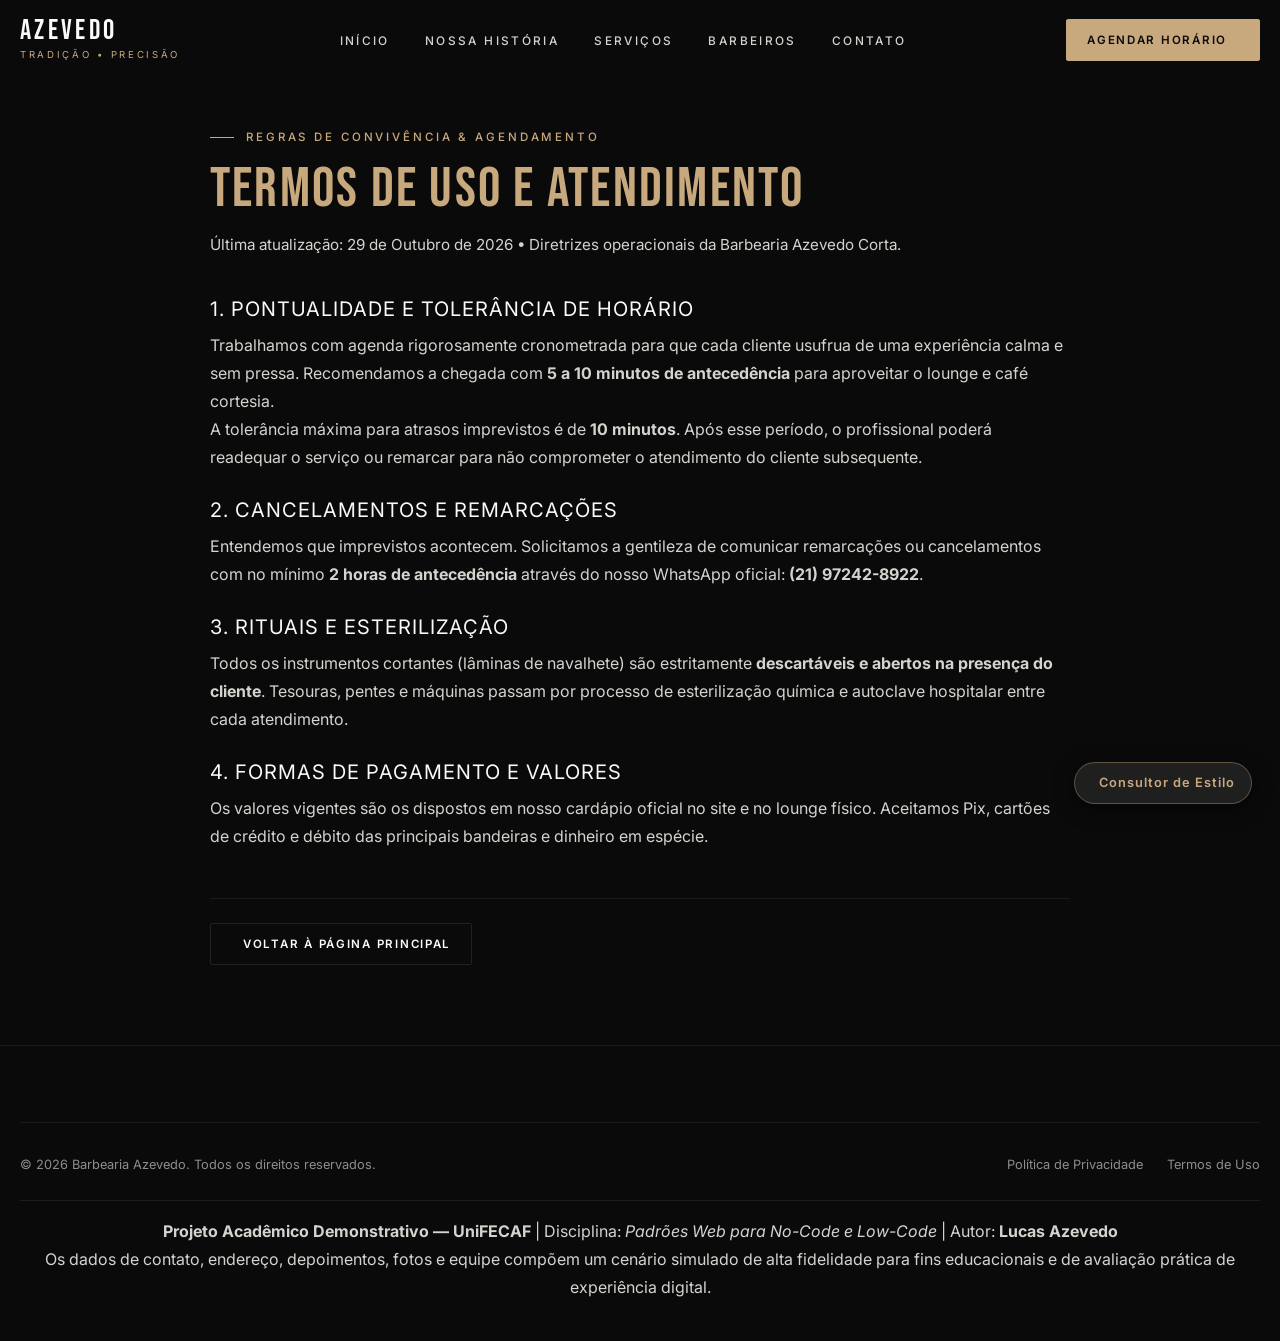
<file: pages/termos.html>
<!DOCTYPE html>
<html lang="pt-BR">

<head>
    <meta charset="UTF-8">
    <meta name="viewport" content="width=device-width, initial-scale=1.0">
    <title>Termos de Uso e Atendimento | Barbearia Azevedo</title>
    <meta name="description"
        content="Termos de Uso, Políticas de Agendamento, Tolerância de Horário e Cancelamento da Barbearia Azevedo.">
    <meta name="robots" content="index, follow">

    <!-- Favicon -->
    <link rel="icon" type="image/svg+xml"
        href="data:image/svg+xml,%3Csvg xmlns='http://www.w3.org/2000/svg' viewBox='0 0 24 24' fill='%23C8A97E'%3E%3Cpath d='M9.5 2C8.12 2 7 3.12 7 4.5v1.09l-3.3 3.3a3.5 3.5 0 0 0 0 4.95l1.41 1.41-3.41 3.42 1.41 1.41 3.42-3.41 1.41 1.41a3.5 3.5 0 0 0 4.95 0L16 14.41V19.5c0 1.38 1.12 2.5 2.5 2.5s2.5-1.12 2.5-2.5v-15C21 3.12 19.88 2 18.5 2h-9z'/%3E%3C/svg%3E">

    <!-- Google Fonts -->
    <link rel="preconnect" href="https://fonts.googleapis.com">
    <link rel="preconnect" href="https://fonts.gstatic.com" crossorigin>
    <link
        href="https://fonts.googleapis.com/css2?family=Bebas+Neue&family=Inter:wght@300;400;500;600;700&family=Playfair+Display:ital,wght@0,400;0,600;1,400;1,600&display=swap"
        rel="stylesheet">

    <!-- Main Stylesheet -->
    <link rel="stylesheet" href="../css/main.css">
    <script src="../js/iconify.js"></script>
</head>

<body>

    <!-- NAVIGATION BAR -->
    <header>
        <nav class="navbar" id="navbar" aria-label="Navegação Principal">
            <div class="container">
                <div class="nav-brand">
                    <a href="../index.html" class="nav-brand-link" aria-label="Barbearia Azevedo - Início">
                        <span class="nav-logo-text">AZEVEDO</span>
                        <span class="nav-logo-sub">TRADIÇÃO • PRECISÃO</span>
                    </a>
                </div>

                <ul class="nav-menu" role="menubar">
                    <li role="none"><a href="../index.html" class="nav-link" role="menuitem">Início</a></li>
                    <li role="none"><a href="sobre.html" class="nav-link" role="menuitem">Nossa História</a></li>
                    <li role="none"><a href="servicos.html" class="nav-link" role="menuitem">Serviços</a></li>
                    <li role="none"><a href="equipe.html" class="nav-link" role="menuitem">Barbeiros</a></li>
                    <li role="none"><a href="contato.html" class="nav-link" role="menuitem">Contato</a></li>
                </ul>

                <div class="nav-actions">
                    <a href="../index.html#agendamento" class="btn btn-primary btn-sm nav-cta">
                        <span>Agendar Horário</span>
                        <span class="iconify" data-icon="solar:arrow-right-linear"></span>
                    </a>

                    <button class="nav-hamburger" id="navHamburger" aria-label="Abrir menu de navegação"
                        aria-expanded="false" aria-controls="mobileDrawer">
                        <span></span>
                        <span></span>
                        <span></span>
                    </button>
                </div>
            </div>
        </nav>
        <!-- Mobile Drawer Menu -->
        <div class="mobile-nav-drawer" id="mobileDrawer" aria-hidden="true">
            <div class="mobile-nav-list">
                <a href="../index.html" class="mobile-nav-link">Início</a>
                <a href="sobre.html" class="mobile-nav-link">Nossa História</a>
                <a href="servicos.html" class="mobile-nav-link">Serviços</a>
                <a href="equipe.html" class="mobile-nav-link">Barbeiros</a>
                <a href="contato.html" class="mobile-nav-link">Contato</a>
            </div>
            <div>
                <a href="../index.html#agendamento" class="btn btn-primary btn-block">Agendar Horário</a>
            </div>
        </div>
    </header>

    <main style="padding-top: 120px; padding-bottom: 80px;">
        <div class="container" style="max-width: 860px;">
            <div class="section-tag">REGRAS DE CONVIVÊNCIA & AGENDAMENTO</div>
            <h1
                style="font-family: var(--font-display); font-size: clamp(2.2rem, 5vw, 3.5rem); margin-bottom: 1rem; color: var(--color-accent);">
                TERMOS DE USO E ATENDIMENTO
            </h1>
            <p style="color: var(--color-text-dim); font-size: 0.95rem; margin-bottom: 2.5rem;">
                Última atualização: 29 de Outubro de 2026 • Diretrizes operacionais da Barbearia Azevedo Corta.
            </p>

            <div
                style="color: var(--color-text-dim); line-height: 1.8; font-size: 0.95rem; display: flex; flex-direction: column; gap: 1.8rem;">
                <section>
                    <h2
                        style="font-family: var(--font-body); font-size: 1.25rem; color: var(--color-text); margin-bottom: 0.75rem;">
                        1. Pontualidade e Tolerância de Horário</h2>
                    <p>
                        Trabalhamos com agenda rigorosamente cronometrada para que cada cliente usufrua de uma
                        experiência calma e sem pressa. Recomendamos a chegada com <strong>5 a 10 minutos de
                            antecedência</strong> para aproveitar o lounge e café cortesia.
                    </p>
                    <p>
                        A tolerância máxima para atrasos imprevistos é de <strong>10 minutos</strong>. Após esse
                        período, o profissional poderá readequar o serviço ou remarcar para não comprometer o
                        atendimento do cliente subsequente.
                    </p>
                </section>

                <section>
                    <h2
                        style="font-family: var(--font-body); font-size: 1.25rem; color: var(--color-text); margin-bottom: 0.75rem;">
                        2. Cancelamentos e Remarcações</h2>
                    <p>
                        Entendemos que imprevistos acontecem. Solicitamos a gentileza de comunicar remarcações ou
                        cancelamentos com no mínimo <strong>2 horas de antecedência</strong> através do nosso WhatsApp
                        oficial: <strong>(21) 97242-8922</strong>.
                    </p>
                </section>

                <section>
                    <h2
                        style="font-family: var(--font-body); font-size: 1.25rem; color: var(--color-text); margin-bottom: 0.75rem;">
                        3. Rituais e Esterilização</h2>
                    <p>
                        Todos os instrumentos cortantes (lâminas de navalhete) são estritamente <strong>descartáveis e
                            abertos na presença do cliente</strong>. Tesouras, pentes e máquinas passam por processo de
                        esterilização química e autoclave hospitalar entre cada atendimento.
                    </p>
                </section>

                <section>
                    <h2
                        style="font-family: var(--font-body); font-size: 1.25rem; color: var(--color-text); margin-bottom: 0.75rem;">
                        4. Formas de Pagamento e Valores</h2>
                    <p>
                        Os valores vigentes são os dispostos em nosso cardápio oficial no site e no lounge físico.
                        Aceitamos Pix, cartões de crédito e débito das principais bandeiras e dinheiro em espécie.
                    </p>
                </section>
            </div>

            <div style="margin-top: 3rem; padding-top: 1.5rem; border-top: 1px solid var(--color-border);">
                <a href="../index.html" class="btn btn-outline btn-sm">
                    <span class="iconify" data-icon="solar:arrow-left-linear"></span>
                    <span>Voltar à Página Principal</span>
                </a>
            </div>
        </div>
    </main>

    <!-- FOOTER -->
    <footer class="footer">
        <div class="container">
            <div class="footer-bottom">
                <div>&copy; 2026 Barbearia Azevedo. Todos os direitos reservados.</div>
                <div class="footer-legal-links">
                    <a href="privacidade.html">Política de Privacidade</a>
                    <a href="termos.html">Termos de Uso</a>
                </div>
            </div>

            <!-- Nota de Demonstração Acadêmica (UniFECAF) -->
            <div class="footer-academic-note"
                style="border-top: 1px solid rgba(255, 255, 255, 0.08); margin-top: 1.5rem; padding-top: 1rem; text-align: center; font-size: 0.78rem; color: var(--color-text-dim); line-height: 1.6;">
                <p style="margin: 0;">
                    <strong>Projeto Acadêmico Demonstrativo — UniFECAF</strong> | Disciplina: <em>Padrões Web para
                        No-Code e Low-Code</em> | Autor: <strong>Lucas Azevedo</strong><br>
                    Os dados de contato, endereço, depoimentos, fotos e equipe compõem um cenário simulado de alta
                    fidelidade para fins educacionais e de avaliação prática de experiência digital.
                </p>
            </div>
        </div>
    </footer>

    <!-- Application Scripts -->
    <script type="module" src="../js/core/main.js"></script>
</body>

</html>
</file>
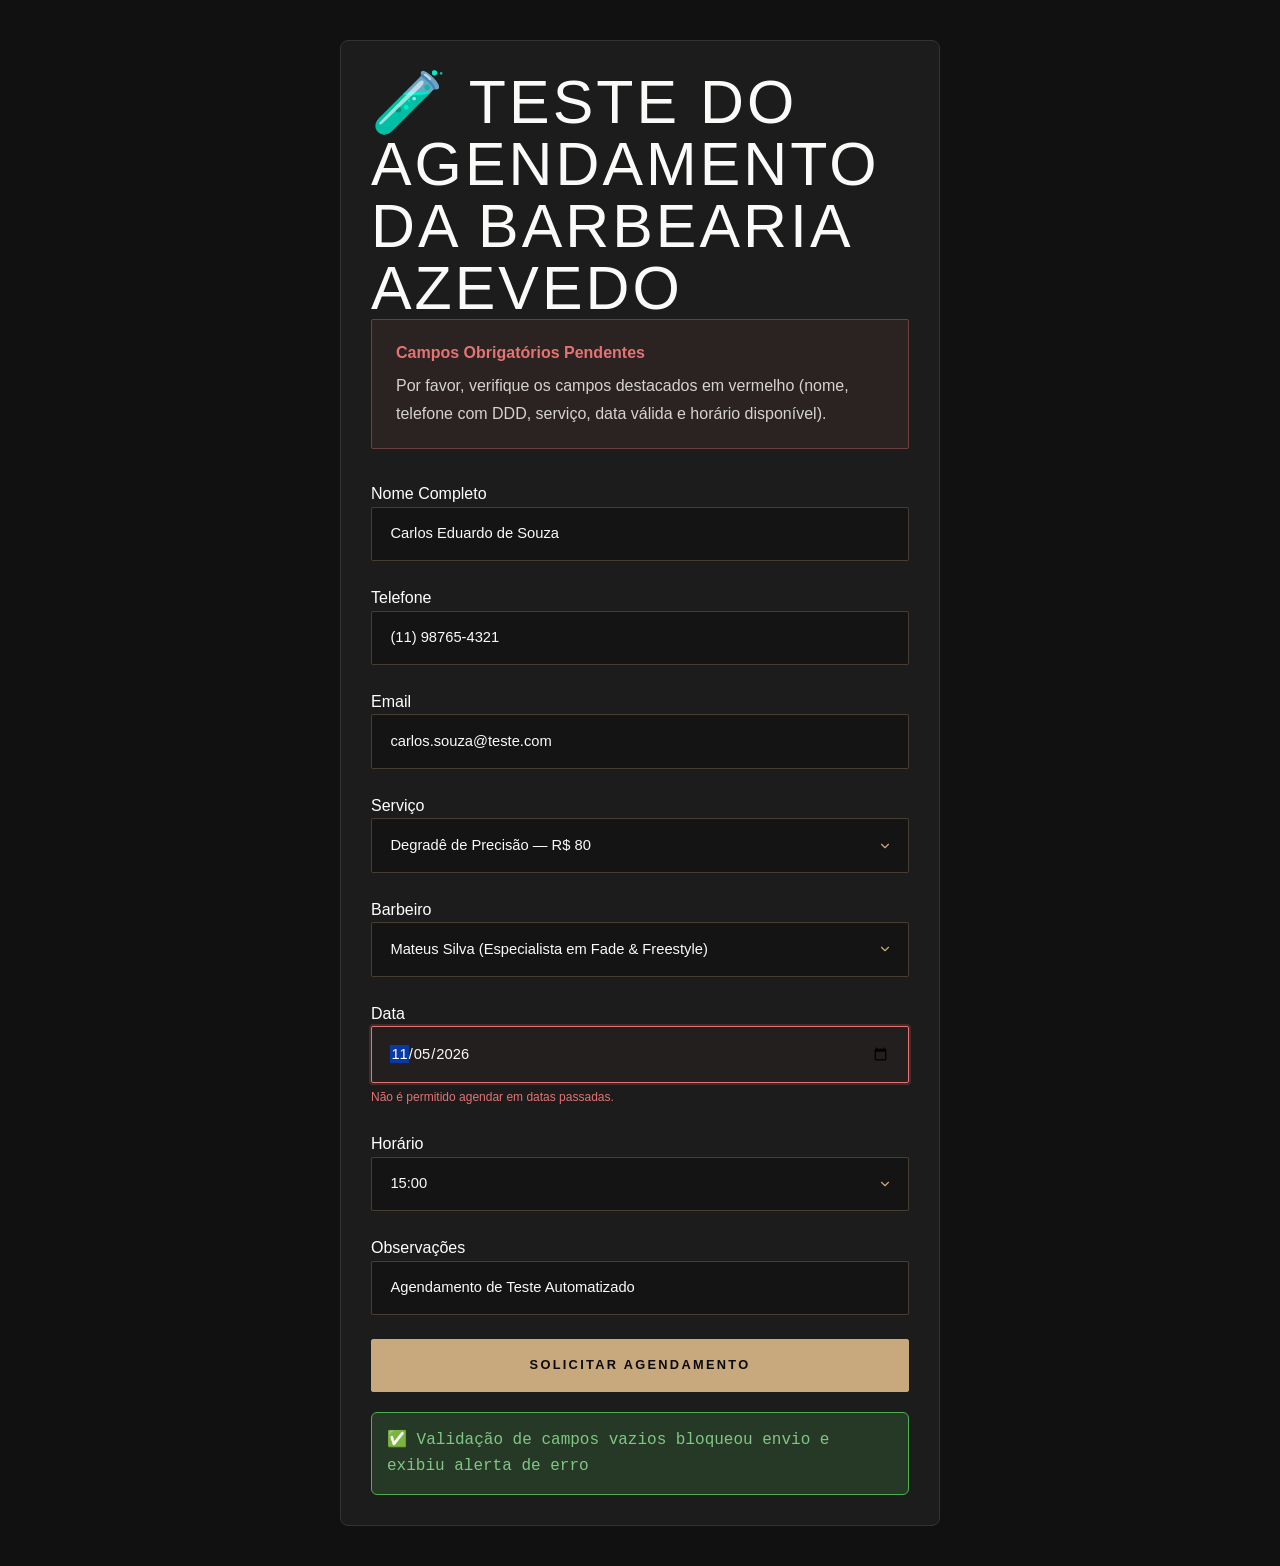
<file: tests/test-booking.html>
<!DOCTYPE html>
<html lang="pt-BR">
<head>
  <meta charset="UTF-8">
  <title>Teste Automatizado do Agendamento</title>
  <link rel="stylesheet" href="../css/main.css">
  <style>
    body { padding: 40px; background: #111; color: #fff; font-family: sans-serif; }
    .test-box { max-width: 600px; margin: 0 auto; background: #1c1c1c; padding: 30px; border-radius: 8px; border: 1px solid #333; }
    #testResults { margin-top: 20px; padding: 15px; border-radius: 6px; font-family: monospace; white-space: pre-wrap; }
    .pass { background: rgba(76, 175, 80, 0.2); border: 1px solid #4CAF50; color: #81C784; }
    .fail { background: rgba(244, 67, 54, 0.2); border: 1px solid #F44336; color: #E57373; }
  </style>
</head>
<body>
  <div class="test-box">
    <h2>🧪 Teste do Agendamento da Barbearia Azevedo</h2>
    <div id="bookingStatusAlert" class="form-status-alert"></div>

    <form id="bookingForm" novalidate>
      <div class="form-group">
        <label for="clientName">Nome Completo</label>
        <input type="text" id="clientName" class="form-control" required>
        <span class="form-error-msg">Nome inválido</span>
      </div>

      <div class="form-group">
        <label for="clientPhone">Telefone</label>
        <input type="tel" id="clientPhone" class="form-control" required>
        <span class="form-error-msg">Telefone inválido</span>
      </div>

      <div class="form-group">
        <label for="clientEmail">Email</label>
        <input type="email" id="clientEmail" class="form-control">
        <span class="form-error-msg">Email inválido</span>
      </div>

      <div class="form-group">
        <label for="clientService">Serviço</label>
        <select id="clientService" class="form-control" required>
          <option value="">Selecione...</option>
          <option value="degrade" data-name="Degradê de Precisão">Degradê de Precisão — R$ 80</option>
        </select>
        <span class="form-error-msg">Serviço obrigatório</span>
      </div>

      <div class="form-group">
        <label for="clientBarber">Barbeiro</label>
        <select id="clientBarber" class="form-control">
          <option value="mateus-silva" data-name="Mateus Silva">Mateus Silva (Fade)</option>
        </select>
      </div>

      <div class="form-group">
        <label for="clientDate">Data</label>
        <input type="date" id="clientDate" class="form-control" required>
        <span class="form-error-msg">Data inválida</span>
      </div>

      <div class="form-group">
        <label for="clientTime">Horário</label>
        <select id="clientTime" class="form-control" required>
          <option value="">Selecione...</option>
          <option value="15:00">15:00</option>
        </select>
        <span class="form-error-msg">Horário obrigatório</span>
      </div>

      <div class="form-group">
        <label for="clientNotes">Observações</label>
        <input type="text" id="clientNotes" class="form-control">
      </div>

      <button type="submit" id="bookingSubmitBtn" class="btn btn-primary btn-block">
        SOLICITAR AGENDAMENTO
      </button>
    </form>

    <div id="testResults">Aguardando execução...</div>
  </div>

  <script type="module">
    import { initBooking } from '../js/features/booking.js';

    initBooking();

    const resultsEl = document.getElementById('testResults');
    const logs = [];
    function log(msg, ok) {
      logs.push(`${ok ? '✅' : '❌'} ${msg}`);
      resultsEl.textContent = logs.join('\n');
      resultsEl.className = ok ? 'pass' : 'fail';
    }

    window.runBookingAutoTest = async function() {
      try {
        const form = document.getElementById('bookingForm');
        const alertEl = document.getElementById('bookingStatusAlert');

        // Test 1: Empty submit triggers validation error
        form.querySelector('#bookingSubmitBtn').click();
        await new Promise(r => setTimeout(r, 200));

        if (alertEl.classList.contains('error')) {
          log("Validação de campos vazios bloqueou envio e exibiu alerta de erro", true);
        } else {
          log("Validação de campos vazios falhou", false);
        }

        // Test 2: Fill valid data
        document.getElementById('clientName').value = "Carlos Eduardo de Souza";
        document.getElementById('clientPhone').value = "(11) 98765-4321";
        document.getElementById('clientEmail').value = "carlos.souza@teste.com";
        document.getElementById('clientService').value = "degrade";
        document.getElementById('clientBarber').value = "mateus-silva";
        document.getElementById('clientDate').value = "2026-11-05";
        document.getElementById('clientTime').value = "15:00";
        document.getElementById('clientNotes').value = "Agendamento de Teste Automatizado";

        // Dispatch Submit
        form.dispatchEvent(new Event('submit', { cancelable: true }));

        // Wait for fetch & processing
        await new Promise(r => setTimeout(r, 1200));

        // Check if success alert is active
        const isSuccess = alertEl.classList.contains('success');
        const hasProtocol = alertEl.textContent.includes('PROTOCOLO #AZV-');
        const hasWaBtn = !!alertEl.querySelector('.btn-whatsapp');

        if (isSuccess && hasProtocol && hasWaBtn) {
          log("Card de sucesso renderizado com sucesso com PROTOCOLO e botão WhatsApp!", true);
        } else {
          log("Falha ao renderizar card de sucesso com protocolo", false);
        }

        // Check LocalStorage
        const storageData = JSON.parse(localStorage.getItem('azevedo_agendamentos') || '[]');
        if (storageData.length > 0 && storageData[0].cliente.nome === "Carlos Eduardo de Souza") {
          log(`Persistência em localStorage confirmada! (${storageData[0].protocolo})`, true);
        } else {
          log("Falha ao persistir agendamento no localStorage", false);
        }

        return true;
      } catch (err) {
        log("Erro na execução do teste: " + err.message, false);
        return false;
      }
    };

    // Auto-run on load after 500ms
    setTimeout(window.runBookingAutoTest, 500);
  </script>
</body>
</html>
</file>
<file: css/main.css>
/* ==================================================
   BARBEARIA AZEVEDO CORTA — MAIN STYLESHEET
   Central entry point importing consolidated modular stylesheets:
   1. Base
   2. Layout
   3. Components
   4. Sections
   5. Utilities
   6. Responsive Breakpoints
   ================================================== */

/* 1. Base Styles (Imports reset, variables, typography) */
@import "./base.css";

/* 2. Layout Styles (Imports container, grid, header, footer) */
@import "./layout.css";

/* 3. Component Styles (Imports buttons, cards, forms, nav, modal) */
@import "./components.css";

/* 4. Section Styles */
@import "./sections/hero.css";
@import "./sections/about.css";
@import "./sections/services.css";
@import "./sections/team.css";
@import "./sections/gallery.css";
@import "./sections/testimonials.css";
@import "./sections/contact.css";

/* 5. Utility & Animation Styles */
@import "./utilities/animations.css";
@import "./utilities/utilities.css";

/* 6. Responsive Breakpoints */
@import "./responsive.css";
</file>
